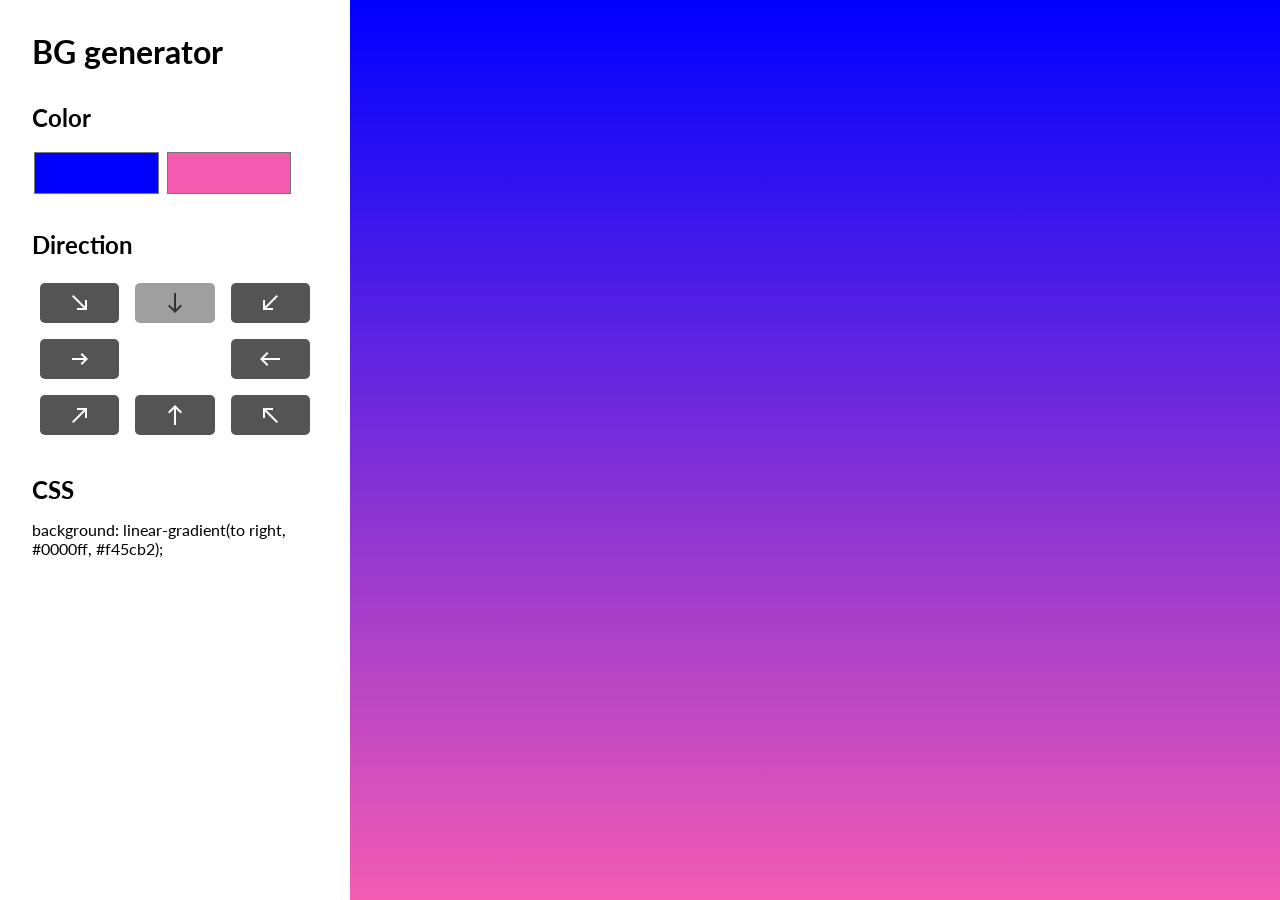
<file: Background_generator/index.html>
<!DOCTYPE html>
<html lang="en">
<head>
    <meta charset="UTF-8">
    <meta http-equiv="X-UA-Compatible" content="IE=edge">
    <meta name="viewport" content="width=device-width, initial-scale=1.0">
    <link rel="stylesheet" href="style.css">
    <link rel="stylesheet" href="https://fonts.googleapis.com/css2?family=Material+Symbols+Outlined:opsz,wght,FILL,GRAD@48,400,0,0" />
    <title>BG generator</title>
</head>
<body>
    <form>
        <h1>BG generator</h1>
        <h2>Color</h2>
        <input type="color" id="color1" value="#0000ff"/>
        <input type="color" id="color2" value="#f45cb2"/>
        <h2>Direction</h2>
        <div class="direction_grid">
                <input type="radio" id="to_bottom_right" value="to bottom right" name="direction"/>
                <label for="to_bottom_right"><span class="material-symbols-outlined">
                    south_east
                    </span></label>

                <input 
                    type="radio" // what input
                    id="to_bottom" // for matching with label
                    value="to bottom" // something we want to use
                    name="direction" // connecting all radios
                    checked // boolean - if it is mentioned then it is tru
                />
                <label for="to_bottom" //connect_label_to_button_with_id="to_bottom"><span class="material-symbols-outlined">
                    south
                    </span></label>

                <input type="radio" id="to_bottom_left" value="to bottom left" name="direction"/>
                <label for="to_bottom_left"><span class="material-symbols-outlined">
                    south_west
                    </span></label>

                <input type="radio" id="to_right" value="to right" name="direction"/>
                <label for="to_right"><span class="material-symbols-outlined" //this_code_is_from_Google_Fonts_where_I_get_arrows>
                    arrow_right_alt
                    </span></label>
                
                <div></div>
                
                <input type="radio" id="to_left" value="to left" name="direction"/>
                <label for="to_left"><span class="material-symbols-outlined">
                    west
                    </span></label>

                <input type="radio" id="to_top_right" value="to top right" name="direction"/>
                <label for="to_top_right"><span class="material-symbols-outlined">
                    north_east
                    </span></label>

                <input type="radio" id="to_top" value="to top" name="direction"/>
                <label for="to_top"><span class="material-symbols-outlined">
                    north
                    </span></label>

                <input type="radio" id="to_top_left" value="to top left" name="direction"/>
                <label for="to_top_left"><span class="material-symbols-outlined">
                    north_west
                    </span></label>
            </div>
        <h2>CSS</h2>
        <p id="css_code">background: linear-gradient(to right, #0000ff, #f45cb2);</p>
        <script src="main.js"></script>
    </form>
</body>
</html>
</file>
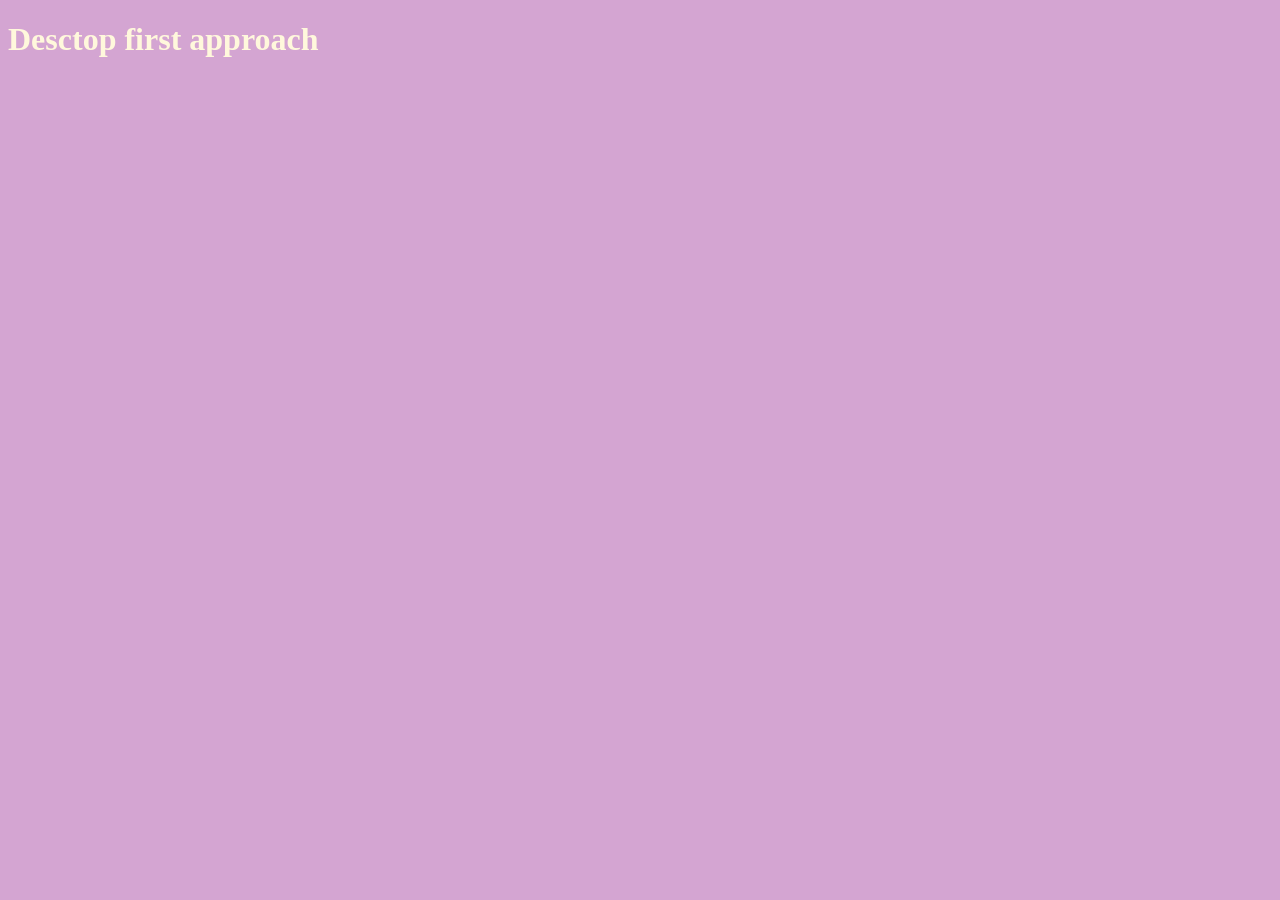
<file: Desktop_first/index.html>
<!DOCTYPE html>
<html lang="en">
<head>
    <meta charset="UTF-8">
    <meta http-equiv="X-UA-Compatible" content="IE=edge">
    <meta name="viewport" content="width=device-width, initial-scale=1.0">
    <link rel="stylesheet" href="style.css">
    <title>Document</title>
</head>
<body>
    <h1>Desctop first approach</h1>
</body>
</html>
</file>
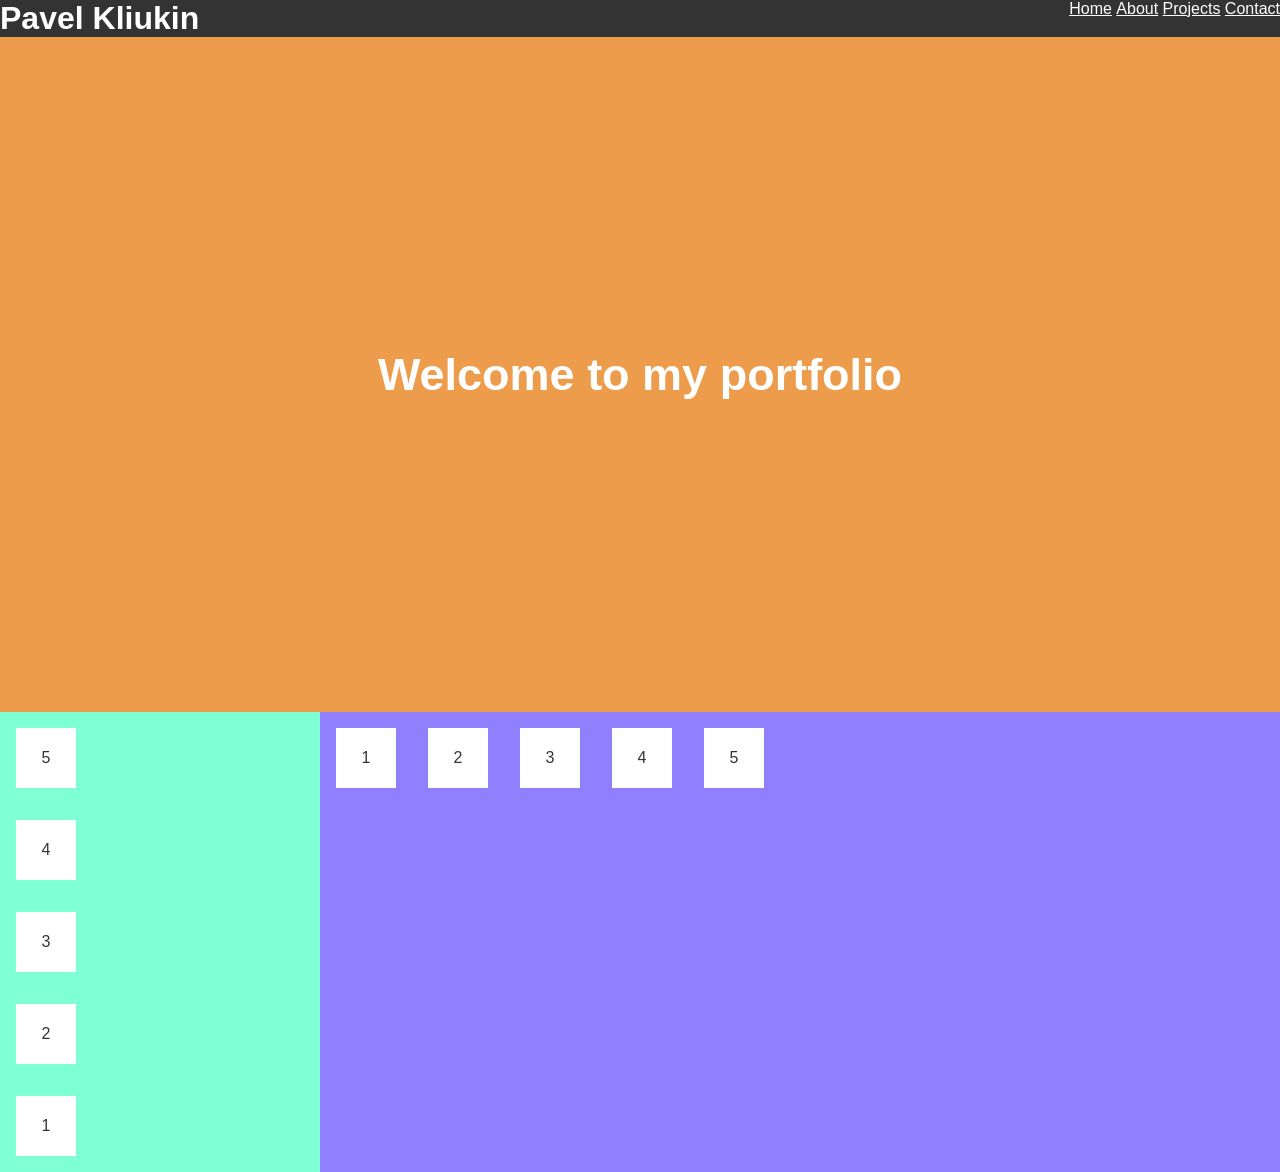
<file: Flex_examples/index.html>
<!DOCTYPE html>
<html lang="en">
<head>
    <meta charset="UTF-8">
    <meta http-equiv="X-UA-Compatible" content="IE=edge">
    <meta name="viewport" content="width=device-width, initial-scale=1.0">
    <link rel="stylesheet" href="style.css">
    <title>Document</title>
</head>
<body>
    <header>
        <div class="logo"><h1>Pavel Kliukin</h1>
        </div>
        <nav>
            <ul>
                <li><a href="#">Home</a></li>
                <li><a href="#">About</a></li>
                <li><a href="#">Projects</a></li>
                <li><a href="#">Contact</a></li>
            </ul>
        </nav>
    </header>
    <main>
        <section id="hero-banner">
            <h2>Welcome to my portfolio</h2>
        </section>
        <div class="container">
            <section id="left">
                <div class="box">1</div>
                <div class="box">2</div>
                <div class="box">3</div>
                <div class="box">4</div>
                <div class="box">5</div>
            </section>
            <section id="right">
                <div class="box">1</div>
                <div class="box">2</div>
                <div class="box">3</div>
                <div class="box">4</div>
                <div class="box">5</div>
            </section>
        </div>
    </main>
</body>
</html>
</file>
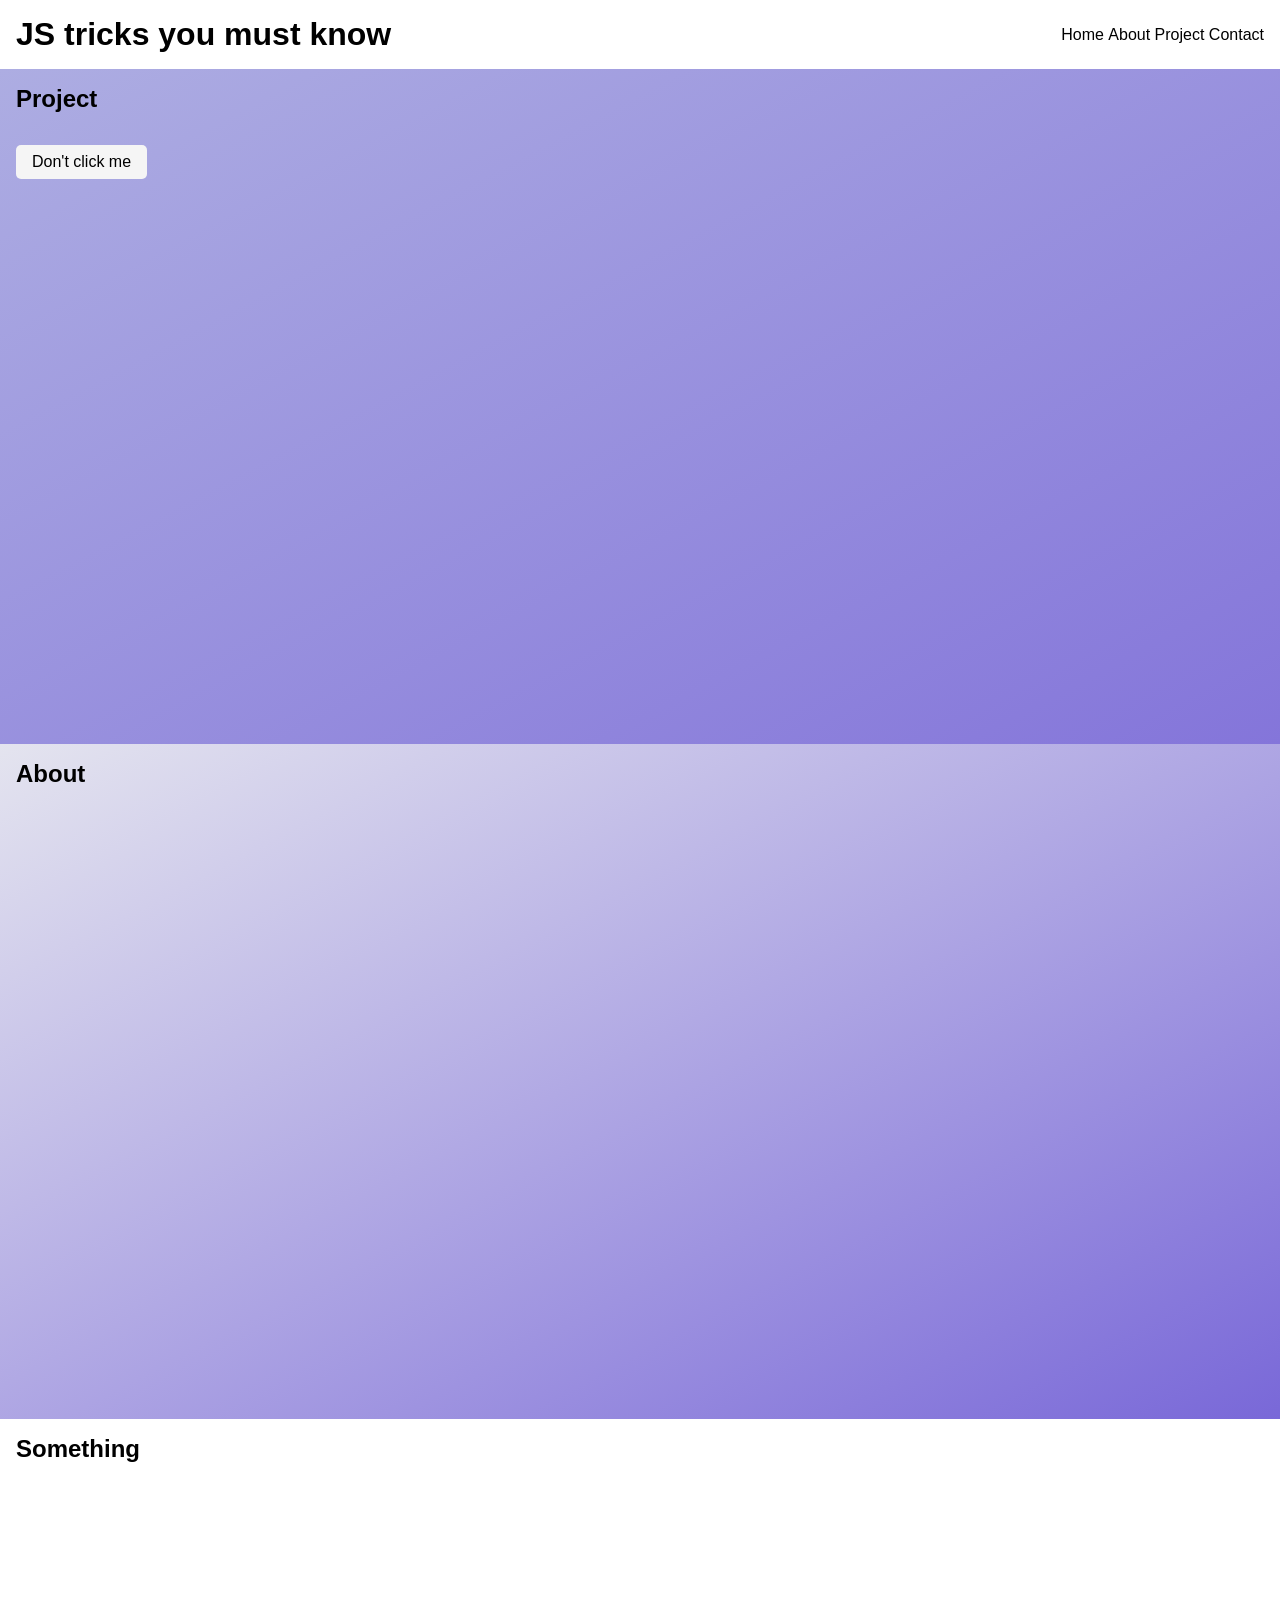
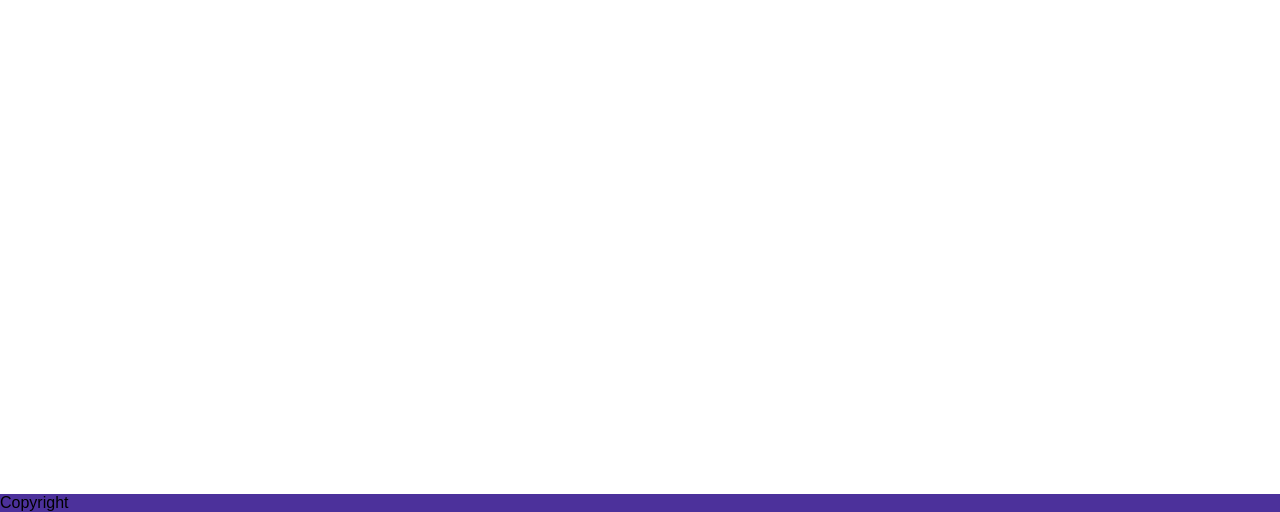
<file: JS_must_need/index.html>
<!DOCTYPE html>
<html lang="en">
  <head>
    <meta charset="UTF-8" />
    <meta http-equiv="X-UA-Compatible" content="IE=edge" />
    <meta name="viewport" content="width=device-width, initial-scale=1.0" />
    <link rel="stylesheet" href="style.css" />
    <!-- We take this code from Google icons -->
    <link
      rel="stylesheet"
      href="https://fonts.googleapis.com/css2?family=Material+Symbols+Outlined:opsz,wght,FILL,GRAD@48,400,0,0"
    />
    <!-- #### -->
    <title>JS tricks</title>
  </head>
  <body>
    <header>
      <h1>JS tricks you must know</h1>
      <nav>
        <button class="mobile">
          <!-- We take this code from Google icons -->
          <span class="material-symbols-outlined"> menu </span>
          <!-- #### -->
        </button>
        <ul>
          <li><a href="#">Home</a></li>
          <li><a href="#about">About</a></li>
          <li><a href="#project">Project</a></li>
          <li><a href="#contact">Contact</a></li>
        </ul>
      </nav>
    </header>
    <main>
      <section id="project">
        <h2>Project</h2>
        <button id="modalButton" class="btn primary">Don't click me</button>
      </section>
      <section id="about"><h2>About</h2></section>
      <section id="something"><h2>Something</h2></section>
      <div class="overlay">
        <div class="modal">
          <h2>Modal</h2>
          <p>
            "Lorem ipsum dolor sit amet, consectetur adipiscing elit, sed do
            eiusmod tempor incididunt ut labore et dolore magna aliqua. Ut enim
            ad minim veniam, quis nostrud exercitation ullamco laboris nisi ut
            aliquip ex ea commodo consequat.
          </p>
          <p>
            "Lorem ipsum dolor sit amet, consectetur adipiscing elit, sed do
            eiusmod tempor incididunt ut labore et dolore magna aliqua. Ut enim
            ad minim veniam, quis nostrud exercitation ullamco laboris nisi ut
            aliquip ex ea commodo consequat.
          </p>
          <p>
            "Lorem ipsum dolor sit amet, consectetur adipiscing elit, sed do
            eiusmod tempor incididunt ut labore et dolore magna aliqua. Ut enim
            ad minim veniam, quis nostrud exercitation ullamco laboris nisi ut
            aliquip ex ea commodo consequat.
          </p>
          <button id="closeButton" class="btn">x</button>
        </div>
      </div>
    </main>
    <footer id="contact">
      <smal>Copyright</smal>
      <button id="backToTop" class="btn primary">Back to top</button>
    </footer>
    <script src="main.js"></script>
  </body>
</html>
</file>
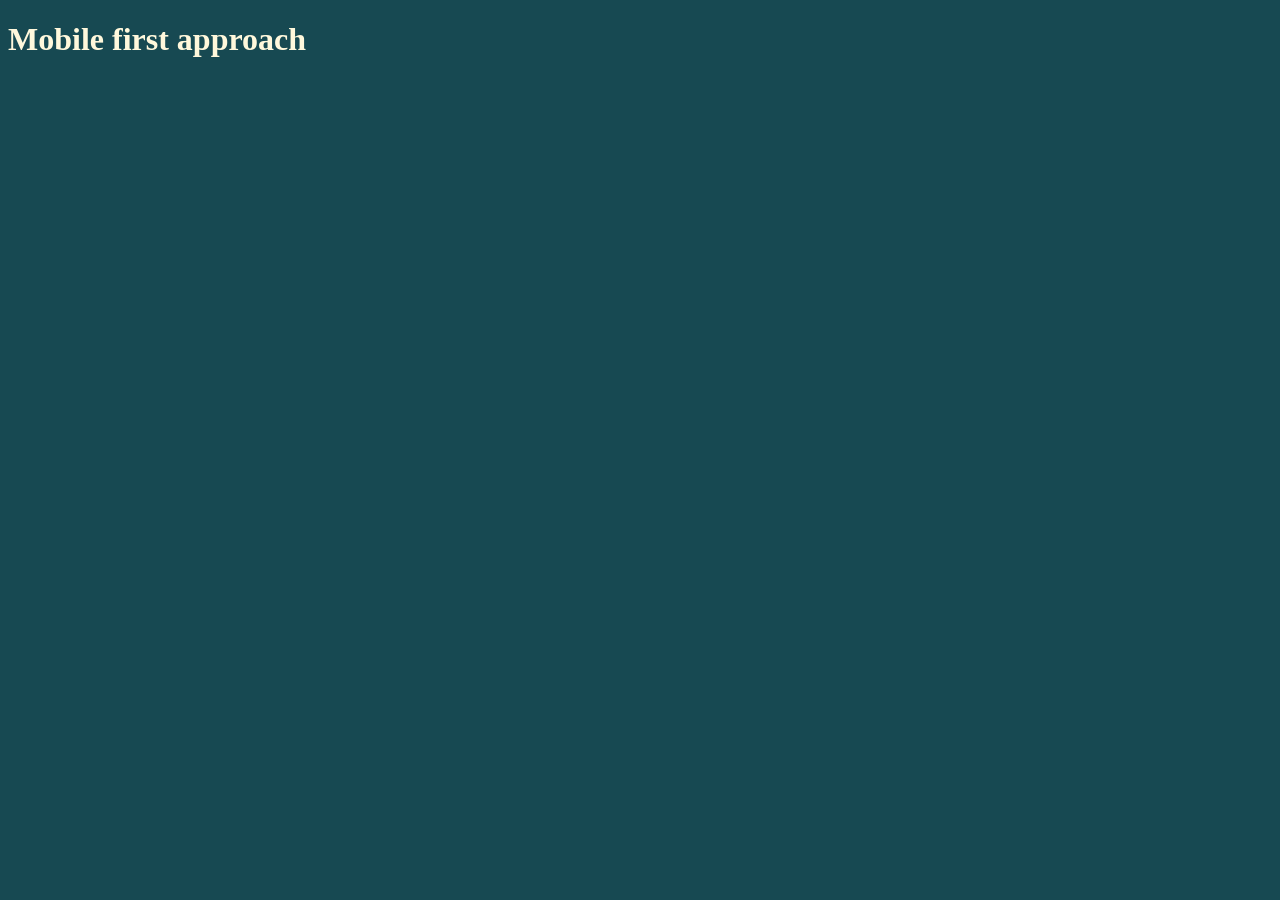
<file: Mobile_first/index.html>
<!DOCTYPE html>
<html lang="en">
<head>
    <meta charset="UTF-8">
    <meta http-equiv="X-UA-Compatible" content="IE=edge">
    <meta name="viewport" content="width=device-width, initial-scale=1.0">
    <link rel="stylesheet" href="style.css">
    <title>Document</title>
</head>
<body>
    <h1>Mobile first approach</h1>
</body>
</html>
</file>
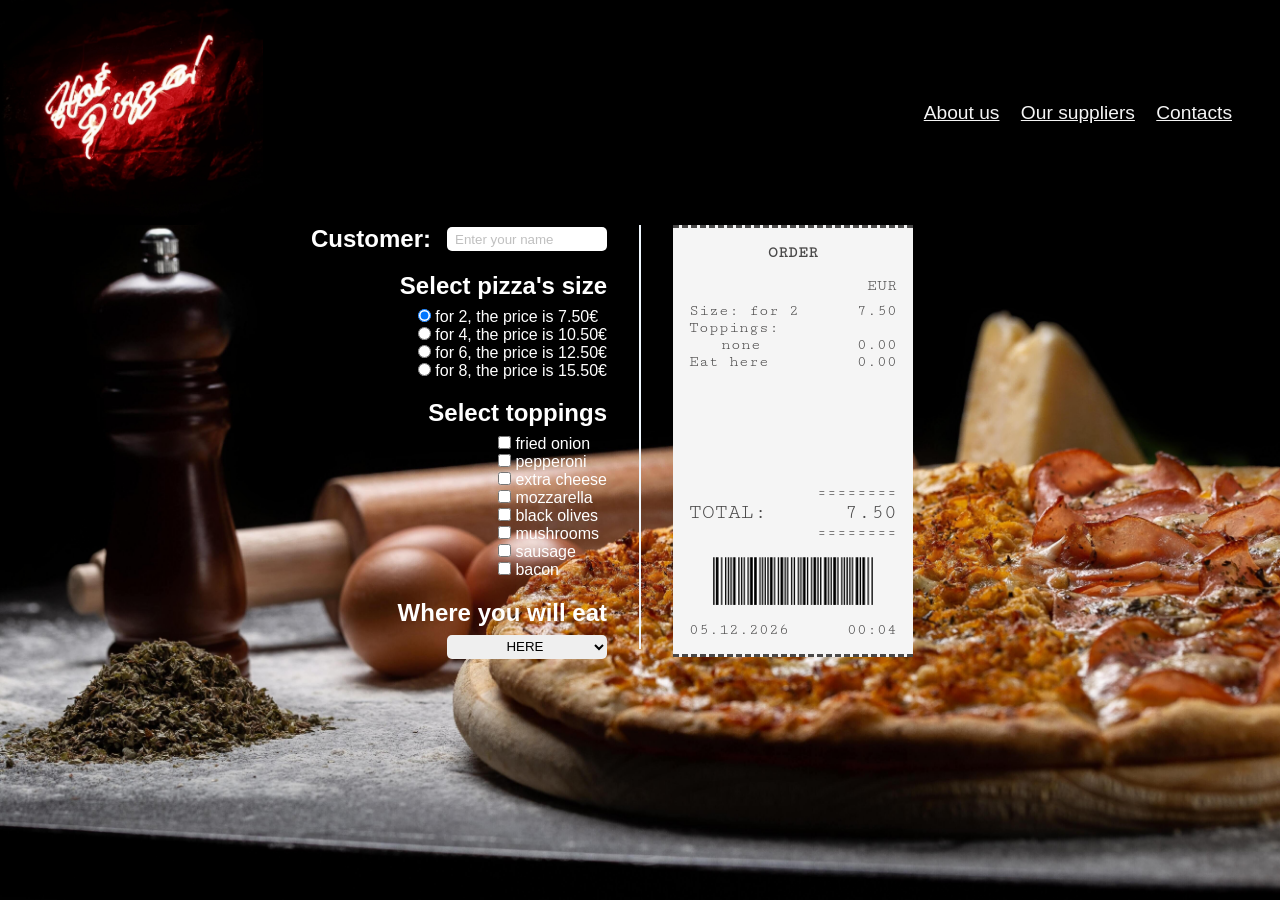
<file: Pizza_landing_page/index.html>
<!DOCTYPE html>
<html lang="en">
  <head>
    <meta charset="UTF-8" />
    <meta http-equiv="X-UA-Compatible" content="IE=edge" />
    <meta name="viewport" content="width=device-width, initial-scale=1.0" />
    <link rel="stylesheet" href="style.css" />
    <link rel="preconnect" href="https://fonts.googleapis.com">
    <link rel="preconnect" href="https://fonts.gstatic.com" crossorigin>
    <link href="https://fonts.googleapis.com/css2?family=Cutive+Mono&display=swap" rel="stylesheet">
    <title>Pizza order</title>
  </head>
  <body>
    <header>
      <div id="logo">
        <img id="logoImg" src="logo.jpg" />
      </div>
      <nav>
        <ul>
          <li><a href="#">About us</a></li>
          <li><a href="#">Our suppliers</a></li>
          <li><a href="#">Contacts</a></li>
        </ul>
      </nav>
    </header>
    <div>
      <form>
        <div id="order">
          <div id="left">
            <div id="customer">
              <h2>Customer:</h2>
              <input id="name_input" type="text" placeholder="Enter your name" onchange="customersName(this.value)"/>
            </div>
            <div id="pizzaSize">
              <h2>Select pizza's size</h2>
              <div class="buttons">
                <div>
                  <input type="radio" name="radiobutton" id="for 2" value="7.50" onclick="pizzaSize(this.id, this.value)" checked>
                  <label for="for 2">for 2, the price is 7.50€</label>
                </div>
                <div>
                  <input type="radio" name="radiobutton" id="for 4" value="10.50" onclick="pizzaSize(this.id, this.value)">
                  <label for="for 4">for 4, the price is 10.50€</label>
                </div>
                <div>
                  <input type="radio" name="radiobutton" id="for 6" value="12.50" onclick="pizzaSize(this.id, this.value)">
                  <label for="for 6">for 6, the price is 12.50€</label>
                </div>
                <div>
                  <input type="radio" name="radiobutton" id="for 8" value="15.50" onclick="pizzaSize(this.id, this.value)">
                  <label for="for 8">for 8, the price is 15.50€</label>
                </div>
              </div>
            </div>
            <div id="toppings">
              <h2>Select toppings</h2>
              <div class="buttons">
                <input type="checkbox" id="checkbox1" value="fried onion" onclick="selectToppings(this.value)">
                <label for="checkbox1">fried onion</label>
                <div>
                  <input type="checkbox" id="checkbox2" value="pepperoni" onclick="selectToppings(this.value)">
                  <label for="checkbox2">pepperoni</label>
                </div>
                <div>
                  <input type="checkbox" id="checkbox3" value="extra chees" onclick="selectToppings(this.value)">
                  <label for="checkbox3">extra cheese</label>
                </div>
                <div>
                  <input type="checkbox" id="checkbox4" value="mozzarella" onclick="selectToppings(this.value)">
                  <label for="checkbox4">mozzarella</label>
                </div>
                <input type="checkbox" id="checkbox5" value="black olives" onclick="selectToppings(this.value)">
                <label for="checkbox5">black olives</label>
                <div>
                  <input type="checkbox" id="checkbox6" value="mushrooms" onclick="selectToppings(this.value)">
                  <label for="checkbox6">mushrooms</label>
                </div>
                <div>
                  <input type="checkbox" id="checkbox7" value="sausage" onclick="selectToppings(this.value)">
                  <label for="checkbox7">sausage</label>
                </div>
                <div>
                  <input type="checkbox" id="checkbox8" value="bacon" onclick="selectToppings(this.value)">
                  <label for="checkbox8">bacon</label>
                </div>
              </div>
            </div>
            <div id="whereToEat">
              <h2>Where you will eat</h2>
              <select id="selectWTE" onchange="whereToEat(this.value)">
                <option value="Eat here">HERE</option>
                <option value="Eat outside">OUTSIDE</option>
                <option value="Home delivery">Home delivery (+5€)</option>
              </select>
            </div>
          </div>
          <div id="verticalLine"></div>
          <div id="right">
            <div id="rightBox">
              <div id="rightBoxUpperPart">
                <div id="rightTitle"><b>ORDER</b></div>
                <div id="eur">EUR</div>
                <div id="rightPizzaSize">
                  <div id="rightPizzaSizeName">Size: for 2</div>
                  <div id="rightPizzaSizePrice">7.50</div>
                </div>
                <div id="rightToppingsTitle">
                  Toppings:
                </div>
                <div id="rightToppingsList">
                  <div class="toppings">
                    <div class="toppingName" id="toppingName1">none</div>
                    <div id="toppingPrice1">0.00</div>
                  </div>
                  <div class="toppings">
                    <div class="toppingName" id="toppingName2"></div>
                    <div id="toppingPrice2"></div>
                  </div>
                  <div class="toppings">
                    <div class="toppingName" id="toppingName3"></div>
                    <div id="toppingPrice3"></div>
                  </div>
                  <div class="toppings">
                    <div class="toppingName" id="toppingName4"></div>
                    <div id="toppingPrice4"></div>
                  </div>
                  <div class="toppings">
                    <div class="toppingName" id="toppingName5"></div>
                    <div id="toppingPrice5"></div>
                  </div>
                  <div class="toppings">
                    <div class="toppingName" id="toppingName6"></div>
                    <div id="toppingPrice6"></div>
                  </div>
                  <div class="toppings">
                    <div class="toppingName" id="toppingName7"></div>
                    <div id="toppingPrice7"></div>
                  </div>
                  <div class="toppings">
                    <div class="toppingName" id="toppingName8"></div>
                    <div id="toppingPrice8"></div>
                  </div>
                </div>
                <div id="rightWTE">
                  <div id="rightWTEName">Eat here</div>
                  <div id="rightWTEPrice">0.00</div>
                </div>
              </div>
              <div id="rightBoxLowerPart">
                <div id="total">
                  <div id="totalName">TOTAL:</div>
                  <div id="totalPriceBlock">
                    <div>========</div>
                    <div id="totalPrice">7.50</div>
                    <div>========</div>
                  </div>
                </div>
                <div id="barcode">
                  <img id="barcodeImg" src="barcode.jpg" />
                </div>
                <div id="afterPrice">
                  <div id="date"></div>
                  <div id="time"></div>
                </div>
              </div>
            </div>
          </div>
        </div>
      </form>
    </div>
    <script src="main.js"></script>
  </body>
</html>
</file>
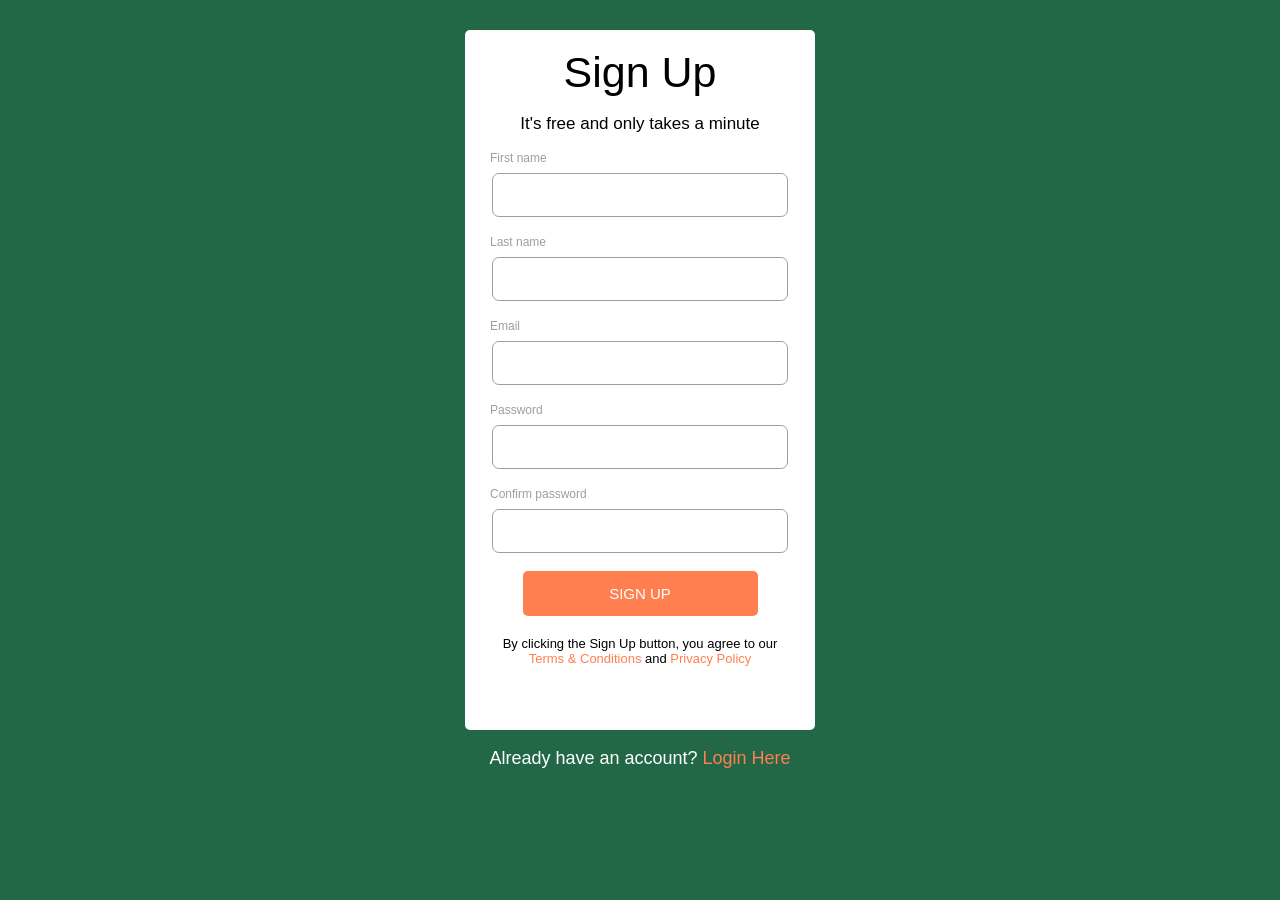
<file: Repeat_the_page/index.html>
<!DOCTYPE html>
<html lang="en">
<head>
    <meta charset="UTF-8">
    <meta http-equiv="X-UA-Compatible" content="IE=edge">
    <meta name="viewport" content="width=device-width, initial-scale=1.0">
    <link rel="stylesheet" href="style.css">
    <title>Document</title>
</head>
<body>
    <div class="form">
    <br>
    <p class="title">Sign Up</p>
    <p class="underTitle">
        It's free and only takes a minute
    </p>
    <form>
        <label for="name">First name</label>
        <input type="text" id="name">
        <br>
        <label for="l_name">Last name</label>
        <input type="text" id="l_name">
        <br>
        <label for="name">Email</label>
        <input type="email" id="email">
        <br>
        <label for="password">Password</label>
        <input type="password" id="password">
        <br>
        <label for="c_password">Confirm password</label>
        <input type="text" id="c_password">
        <br>
    </form>
    <button onclick="">SIGN UP</button>
    <p class="underButton">
        By clicking the Sign Up button, you agree to our <a href="https://github.com/margittennosaar">Terms & Conditions</a> and <a href="https://github.com/margittennosaar">Privacy Policy</a>
    </p>
    </div>
    <p class="underForm">Already have an account? <a href="https://github.com/margittennosaar">Login Here</a></p>
    
</body>
</html>
</file>
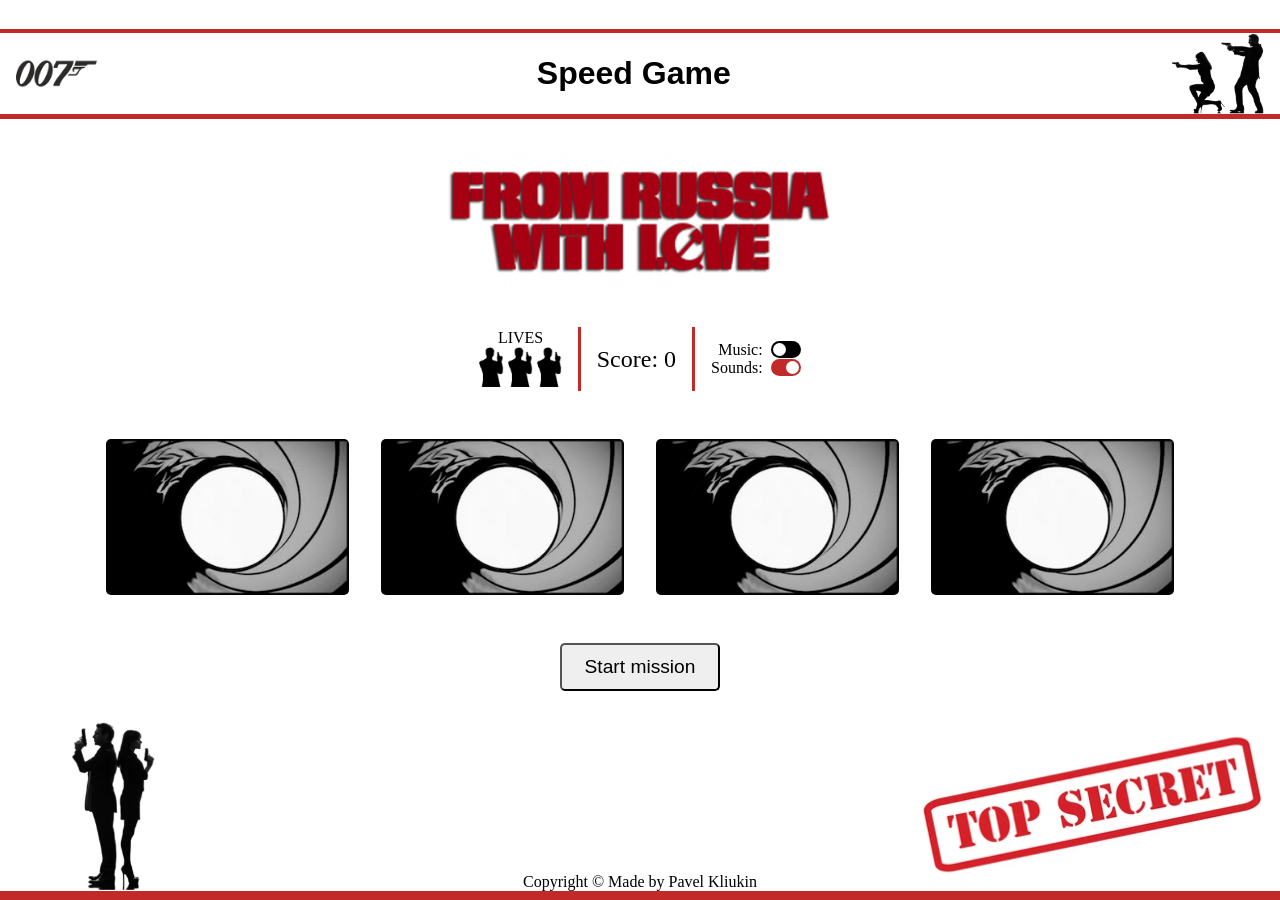
<file: SpeedGame/index.html>
<!DOCTYPE html>
<html lang="en">
  <head>
    <meta charset="UTF-8" />
    <meta http-equiv="X-UA-Compatible" content="IE=edge" />
    <meta name="viewport" content="width=device-width, initial-scale=1.0" />
    <link rel="stylesheet" href="style.css" />
    <!-- Favicon icons -->
    <link rel="apple-touch-icon" sizes="180x180" href="./assets/apple-touch-icon.png">
    <link rel="icon" type="image/png" sizes="32x32" href="./assets/favicon-32x32.png">
    <link rel="icon" type="image/png" sizes="16x16" href="./assets/favicon-16x16.png">

    <title>Speed Game</title>
  </head>
  <body>
      <source src="./assets/Sounds/JamesBondTheme.mp3">
    </audio>
    <header>
      <div id="headerContenet">
        <img id="i007" class="headerImg" src="./assets/007.png" alt="007">
        <h1>Speed Game</h1>
        <img id="twoShooting" class="headerImg" src="./assets/twoShooting.png" alt="Two shooting">
      </div>
    </header>
    <main>
      <img id="fromRussia" src="./assets/fromRussia.webp" alt="From Russia">
      <div id="controlPanel">
        <div id="livesBox">
          LIVES
          <div id="livesDisplay">
            <img class="lives" id="live1" alt="alive">
            <img class="lives" id="live2" alt="alive">
            <img class="lives" id="live3" alt="alive">
          </div>
        </div>
        <div class="verticalLine"></div>
        <div id="score">
          Score:&nbsp
          <span id="scoreIs">0</span>
        </div>
        <div class="verticalLine"></div>
        <div id="soundsControl">
          <div id="music">
            Music:&nbsp
            <label class="switch">
              <input id="musicButton" type="checkbox">
              <span class="slider"></span>
            </label>
          </div>
          <div id="sounds">
            Sounds:&nbsp
            <label class="switch">
              <input id="soundButton" type="checkbox" checked>
              <span class="slider"></span>
            </label>
          </div>
        </div>
      </div>
      <div id="circles_block">
        <button class="circles" id="c1"></button>
        <button class="circles" id="c2"></button>
        <button class="circles" id="c3"></button>
        <button class="circles" id="c4"></button>
      </div>
      <div id="start_stop_button_block">
        <button id="startButton">Start mission</button>
        <button id="stopButton" class="hidenButton">Abort mission</button>
      </div>
    </main>
    <footer>
      <div id="footerContenet">
        <div id="leftImgCover">
          <img id="twoStanding" class="footerImg" src="./assets/twoStanding.png" alt="Two standing">
        </div>
        <div id="footerTextCover">
          <p id="footerText">Copyright © Made by Pavel Kliukin</p>
        </div>
        <div id="rightImgCover">
          <img id="topSecret" class="footerImg" src="./assets/topSecret.png" alt="Top Secret">
        </div>
      </div>
    </footer>
    <div class="overlay">
      <div class="modal">
        <h2 id="missionfailed">Mission failed</h2>
        <p id="yourScore"></p>
        <p>
          Try one more time
        </p>
        <div id="looser">
          <!-- <img class="looserImg" id="fingerIMG" src="./assets/finger.png" alt="Finger"> -->
          <p class="looserImg" id="fingerIMG">YOU</p>
          <img class="looserImg" id="looIMG" src="./assets/007loose.png" alt="loo">
          <img class="looserImg" id="serIMG" src="./assets/SER.png" alt="ser">
        </div>
        <button id="closeButton" class="btn">x</button>
        <img id="classified" src="./assets/classified.png" alt="Classified">
      </div>
    </div>
    <div class="circlesClickPreventer"></div>
    <script src="main.js"></script>
  </body>
</html>
</file>
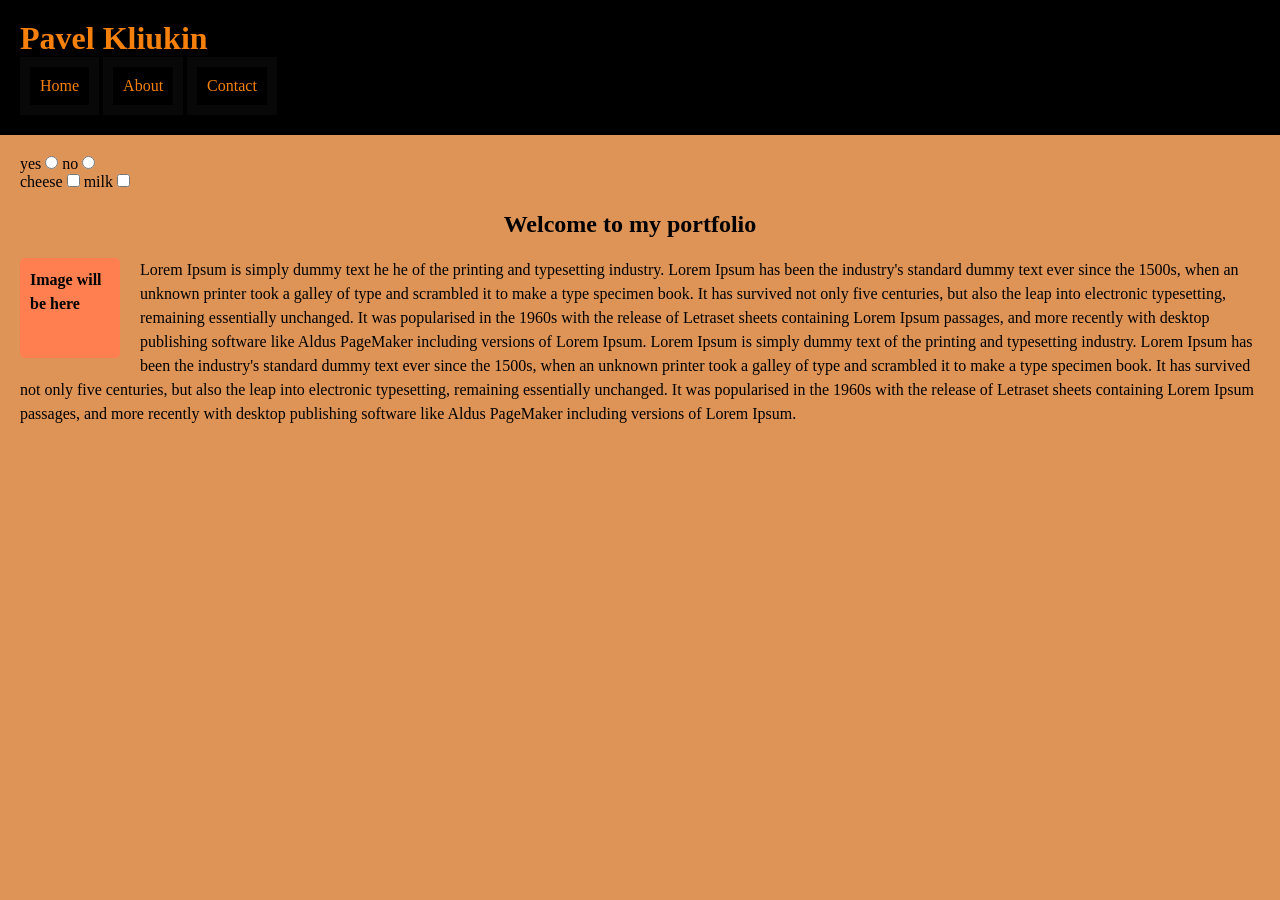
<file: Task4/index.html>
<!DOCTYPE html>
<html lang="en">
<head>
    <meta charset="UTF-8">
    <meta http-equiv="X-UA-Compatible" content="IE=edge">
    <meta name="viewport" content="width=device-width, initial-scale=1.0">
    <title>Document</title>
    <link rel="preconnect" href="https://fonts.googleapis.com">
<link rel="preconnect" href="https://fonts.gstatic.com" crossorigin>
<link href="https://fonts.googleapis.com/css2?family=Open+Sans:wght@700&display=swap" rel="stylesheet">
    <link rel="stylesheet" href="style.css">
</head>
<body>
    <header>
        <div class="logo">
            <h1>Pavel Kliukin</h1>
        </div>
        <nav>
            <ul>
                <li><a href="#">Home</a></li>
                <li><a href="#">About</a></li>
                <li><a href="#">Contact</a></li>
            </ul>
        </nav>
    </header>
    <main> 
        <form>
            <label for="yes">yes</label>
            <input type="radio" id="yes" name="choice"/>
            <label for="no">no</label>
            <input type="radio" id="no" name="choice"/>
        </form>
        <form>
            <label for="cheese">cheese</label>
            <input type="checkbox" id="cheese" name="choice"/>
            <label for="milk">milk</label>
            <input type="checkbox" id="milk" name="choice"/>
        </form>
        <h2>Welcome to my portfolio</h2>
        <div class="box">
                <p>Image will be here</p>
        </div>
        <p>Lorem Ipsum is simply dummy text he he of the printing and typesetting industry. Lorem Ipsum has been the industry's standard dummy text ever since the 1500s, when an unknown printer took a galley of type and scrambled it to make a type specimen book. It has survived not only five centuries, but also the leap into electronic typesetting, remaining essentially unchanged. It was popularised in the 1960s with the release of Letraset sheets containing Lorem Ipsum passages, and more recently with desktop publishing software like Aldus PageMaker including versions of Lorem Ipsum. Lorem Ipsum is simply dummy text of the printing and typesetting industry. Lorem Ipsum has been the industry's standard dummy text ever since the 1500s, when an unknown printer took a galley of type and scrambled it to make a type specimen book. It has survived not only five centuries, but also the leap into electronic typesetting, remaining essentially unchanged. It was popularised in the 1960s with the release of Letraset sheets containing Lorem Ipsum passages, and more recently with desktop publishing software like Aldus PageMaker including versions of Lorem Ipsum.
        </p>
    </main>    
</body>
</html>
</file>
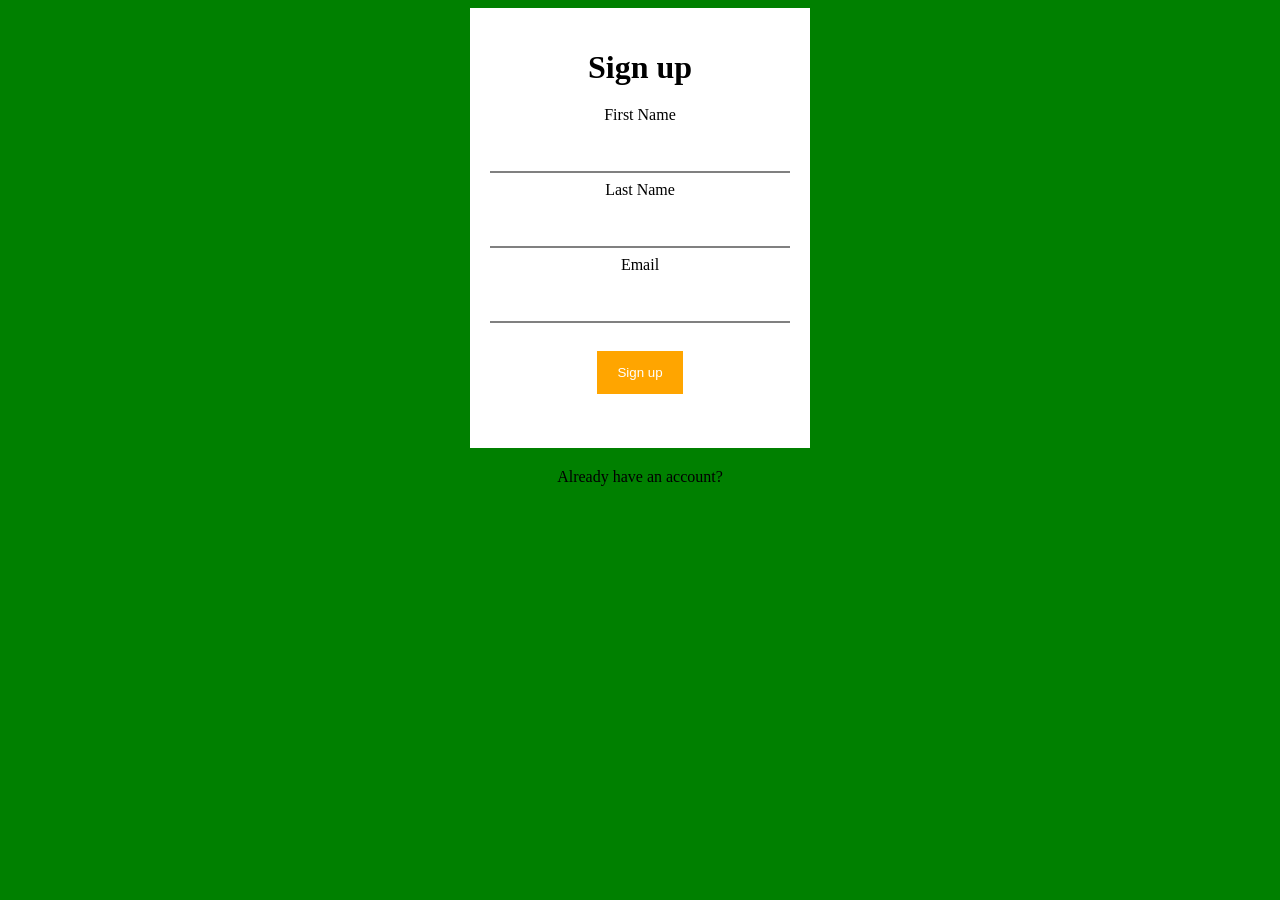
<file: Task5/index.html>
<!DOCTYPE html>
<html>
  <head>
    <style>
      body {
        background-color: green;
      }
      .container {
        width: 300px;
        height: 400px;
        background-color: white;
        margin: 0 auto;
        padding: 20px;
        text-align: center;
      }
      h1 {
        margin-bottom: 20px;
      }
      input[type="text"] {
        width: 100%;
        padding: 12px 20px;
        margin: 8px 0;
        box-sizing: border-box;
        border: none;
        border-bottom: 2px solid gray;
      }
      button {
        background-color: orange;
        color: white;
        padding: 14px 20px;
        margin-top: 20px;
        border: none;
        cursor: pointer;
      }
      .signup {
        text-align: center;
        margin-top: 20px;
      }
    </style>
  </head>
  <body>
    <div class="container">
      <h1>Sign up</h1>
      <form>
        <label for="fname">First Name</label>
        <input type="text" id="fname" name="firstname" required>

        <label for="lname">Last Name</label>
        <input type="text" id="lname" name="lastname" required>

        <label for="email">Email</label>
        <input type="text" id="email" name="email" required>
      </form>
      <button type="submit">Sign up</button>
    </div>
    <div class="signup">
      <p>Already have an account?</p>
    </div>
  </body>
</html>
</file>
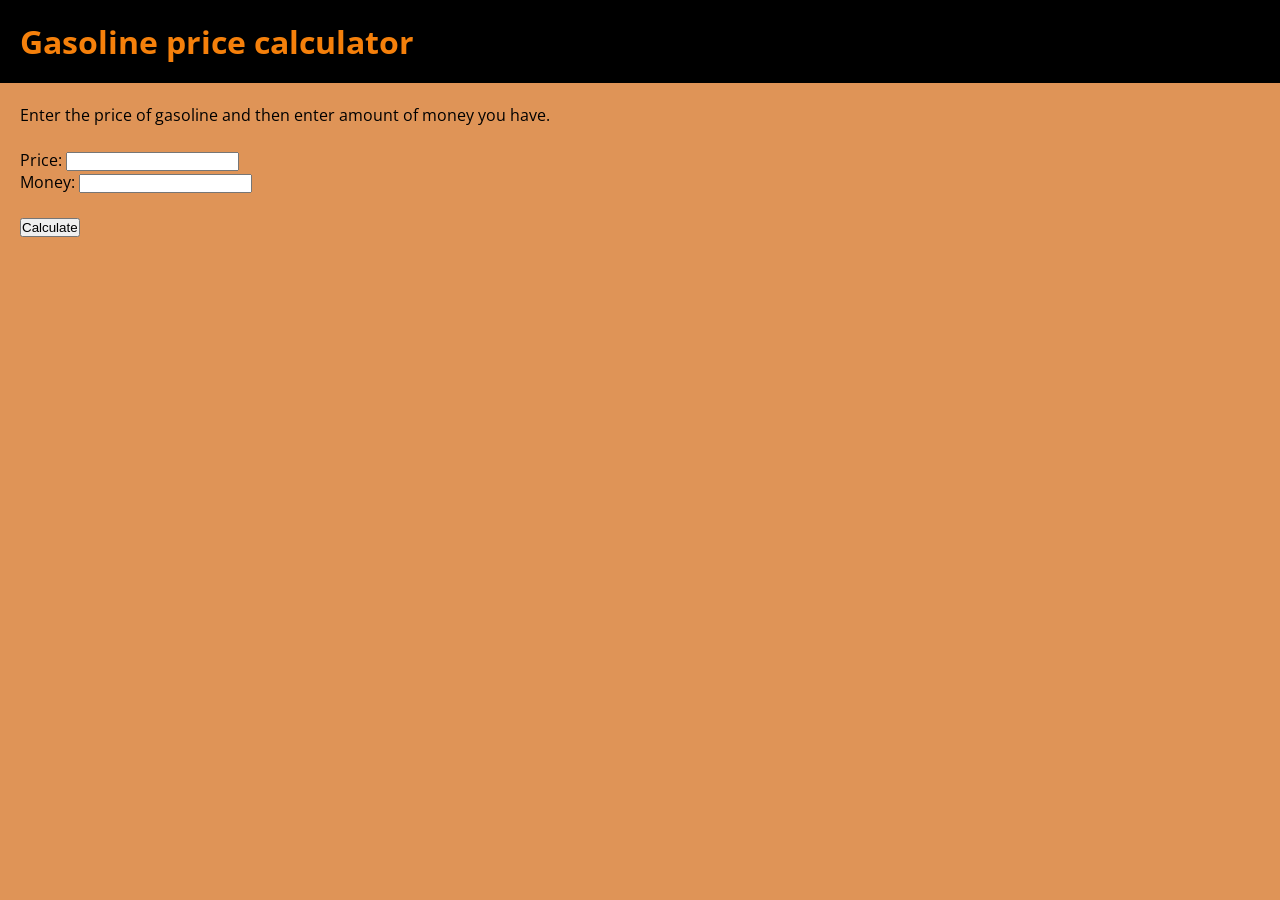
<file: Task6/index.html>
<!DOCTYPE html>
<html lang="en">
<head>
    <meta charset="UTF-8">
    <meta http-equiv="X-UA-Compatible" content="IE=edge">
    <meta name="viewport" content="width=device-width, initial-scale=1.0">
    <title>Document</title>
    <link rel="preconnect" href="https://fonts.googleapis.com">
<link rel="preconnect" href="https://fonts.gstatic.com" crossorigin>
<link href="https://fonts.googleapis.com/css2?family=Open+Sans:wght@700&display=swap" rel="stylesheet">
    <link rel="stylesheet" href="style.css">
</head>
<body>
    <header>
        <div class="logo">
            <h1>Gasoline price calculator</h1>
        </div>
    </header>
    <main> 
        <p>Enter the price of gasoline and then enter amount of money you have.
        </p>
        <br>
        <form>
            <label for="price">Price:</label>
            <input type="number" id="price" name="price"/>
            <br>
            <label for="money">Money:</label>
            <input type="number" id="money" name="money"/>
        </form>
        <br>
        <form>
            <input type="submit" value="Calculate">
        </form>
        
    </main>    
</body>
</html>
</file>
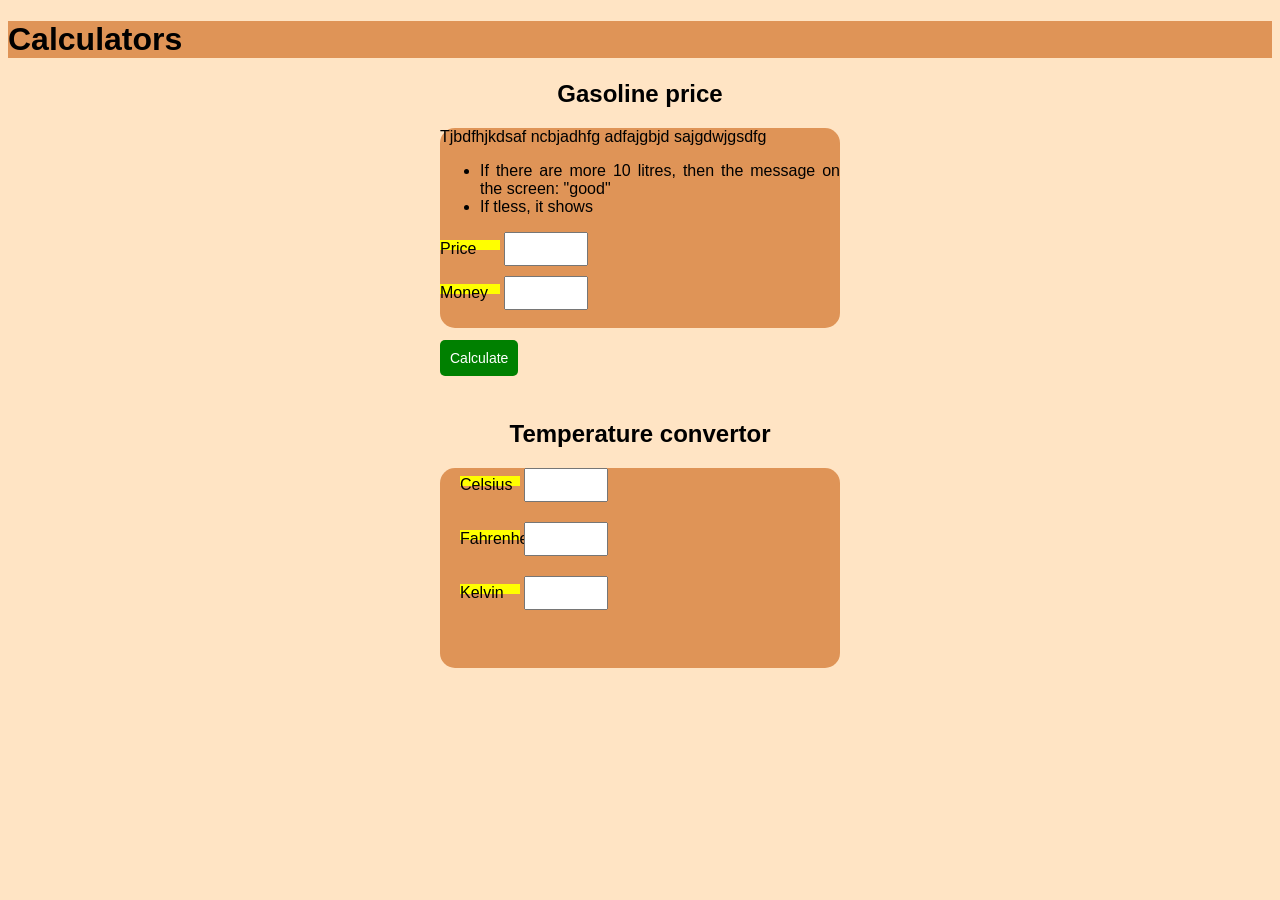
<file: Task6/Margits_version/index.html>
<!DOCTYPE html>
<html lang="en">
<head>
    <meta charset="UTF-8">
    <meta http-equiv="X-UA-Compatible" content="IE=edge">
    <meta name="viewport" content="width=device-width, initial-scale=1.0">
    <link rel="stylesheet" href="style.css">
    <title>Calculators</title>
</head>
<body>
    <header>
        <div class="logo">
            <h1>Calculators</h1>
        </div>
    </header>
    <h2>Gasoline price</h2>
    <form class="form1">
        <p>
            Tjbdfhjkdsaf ncbjadhfg adfajgbjd sajgdwjgsdfg
            <ul>
                <li>
                    If there are more 10 litres, then the message on the screen: "good"
                </li>
                <li>
                    If tless, it shows
                </li>
            </ul>
        </p>
        <div class="form_group_gasoline">
            <label for="price">Price</label>
            <input type="number" id="price"/>
        </div>
        <div class="form_group_gasoline">
            <label for="money">Money</label>
            <input type="number" id="money"/>
        </div> 
        <button onclick="calcGasoline()">Calculate</button>
    
        <p id="answer"></p>
    </form>
<br><br><br><br>
    <h2>Temperature convertor</h2>
    <form class="form2">
        <div class="form_group_temperature">
            <label for="celsius">Celsius</label>
            <input type="number" 
            oninput="tempConverter('cel')" 
            id="cel"/>
        </div>
        <div class="form_group_temperature">
            <label for="fah">Fahrenheit</label>
            <input type="number" 
            oninput="tempConverter(this.id)"
            id="fah"/>
        </div>
        <div class="form_group_temperature">
            <label for="kelvin">Kelvin</label>
            <input type="number" 
            onchange="tempConverter(this.id)"
            id="kel"/>
        </div>   
    </form>

    <script src="main.js"></script>
</body>
</html>
</file>
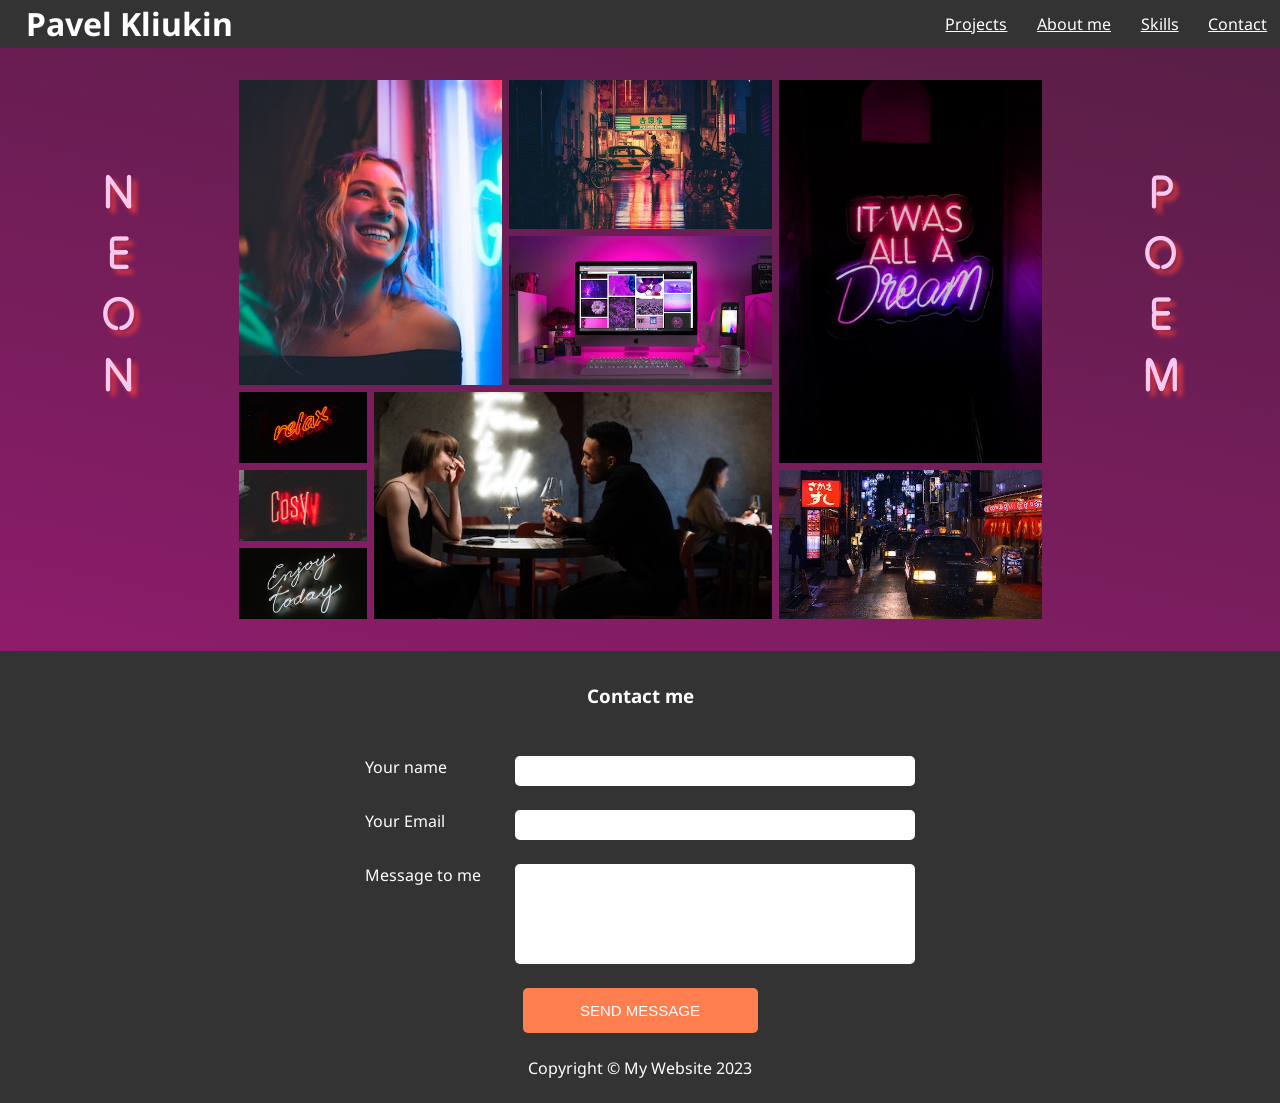
<file: MyPortfolio/gallery.html>
<!DOCTYPE html>
<html lang="en">
<head>
  <meta charset="UTF-8">
  <meta http-equiv="X-UA-Compatible" content="IE=edge">
  <meta name="viewport" content="width=device-width, initial-scale=1.0">
  <meta name="description" content="This site is my study project at Business Colegge Helsinki">
  <link rel="stylesheet" href="style.css">

    <!-- Font Noto Sans from GoogleFonts -->
    <link rel="preconnect" href="https://fonts.googleapis.com">
    <link rel="preconnect" href="https://fonts.gstatic.com" crossorigin>
    <link href="https://fonts.googleapis.com/css2?family=Noto+Sans:ital,wght@0,400;0,600;0,700;1,400;1,600;1,700&display=swap" rel="stylesheet">

    <!-- Font Tilt Neon from GoogleFonts -->
    <link rel="preconnect" href="https://fonts.googleapis.com">
    <link rel="preconnect" href="https://fonts.gstatic.com" crossorigin>
    <link href="https://fonts.googleapis.com/css2?family=Tilt+Neon&display=swap" rel="stylesheet">

    <!-- Favicon icons -->
    <link rel="apple-touch-icon" sizes="180x180" href="/assets/apple-touch-icon.png">
    <link rel="icon" type="image/png" sizes="32x32" href="/assets/favicon-32x32.png">
    <link rel="icon" type="image/png" sizes="16x16" href="/assets/favicon-16x16.png">

    <!-- The "Hamburger" for mobile menu (code was taken from Google icons) -->
     <link
     rel="stylesheet"
     href="https://fonts.googleapis.com/css2?family=Material+Symbols+Outlined:opsz,wght,FILL,GRAD@48,400,0,0">
  <title>Gallery</title>
</head>
<body id="galleryBody">
  <header>
    <div id="headersSection">
      <h1><a id="toMainPage" href="index.html">Pavel Kliukin</a></h1>
      <nav>
        <button class="mobile">
          <!-- The "Hamburger" for mobile menu (code was taken from Google icons) -->
          <span class="material-symbols-outlined"> menu </span>
          <!-- #### -->
        </button>
        <ul>
          <li><a href="index.html#projects">Projects</a></li>
          <li><a href="index.html#aboutMe">About me</a></li>
          <li><a href="index.html#skillsSection">Skills</a></li>
          <li><a href="#contactMe">Contact</a></li>
        </ul>
      </nav>
    </div>
  </header>
  <div id="galleryWraper">
    <div class="neonMadness">
      NEON
    </div>
    <div class="gallery">
      <figure class="gallery__item gallery__item--1">
        <img src="assets/Gallery/1.jpg" class="gallery__img" alt="Image 1">
      </figure>
      <figure class="gallery__item gallery__item--2">
        <img src="assets/Gallery/2.jpg" class="gallery__img" alt="Image 2">
      </figure>
      <figure class="gallery__item gallery__item--3">
        <img src="assets/Gallery/3.jpg" class="gallery__img" alt="Image 3">
      </figure>
      <figure class="gallery__item gallery__item--4">
        <img src="assets/Gallery/4.jpg" class="gallery__img" alt="Image 4">
      </figure>
      <figure class="gallery__item gallery__item--5">
        <img src="assets/Gallery/5.jpg" class="gallery__img" alt="Image 5">
      </figure>
      <figure class="gallery__item gallery__item--6">
        <img src="assets/Gallery/6.jpg" class="gallery__img" alt="Image 6">
      </figure>
      <figure class="gallery__item gallery__item--7">
        <img src="assets/Gallery/7.jpg" class="gallery__img" alt="Image 7">
      </figure>
      <figure class="gallery__item gallery__item--8">
        <img src="assets/Gallery/8.jpg" class="gallery__img" alt="Image 8">
      </figure>
      <figure class="gallery__item gallery__item--9">
        <img src="assets/Gallery/9.jpg" class="gallery__img" alt="Image 9">
      </figure>
    </div>
    <div class="neonMadness">
      POEM
    </div>
  </div>
  <form>
    <div id="contactMe">
      <h3 id="contactMeTitle">Contact me</h3>
      <div class="contacts">
        <label for="yourName">Your name</label>
        <input type="text" id="yourName">
      </div>
      <div class="contacts">
        <label for="email">Your Email</label>
        <input type="email" id="email">
      </div>
      <div class="contacts">
        <label for="message">Message to me</label>
        <input type="text" id="message">
      </div>
      <button id="send_button" onclick="">SEND MESSAGE</button>
      <p id="copyrightText">Copyright © My Website 2023</p>
    </div>
  </form>
  <script src="gallery.js"></script>
</body>
</html>
</file>
<file: Background_generator/style.css>
@import url('https://fonts.googleapis.com/css2?family=Lato:wght@300;400&display=swap');

* {  
    margin: 0;
    padding: 0;
    box-sizing: border-box;
}

body {
    /* background: linear-gradient(to top, blue, white); */
    background: linear-gradient(#0000ff, #f45cb2);
    font-family: 'Lato', sans-serif;
    color: white;
}

form {
    background-color: white;
    color: black;
    width: 350px;
    height: 100vh;
    padding: 2rem;
}

h2 {margin: 2rem 0 1rem;
}

input[type='color']{
    border: none;
    box-shadow: none;  
    background-color: transparent;
    width: 45%;
    height: 50px;
}

input[type='radio']{
    /* To hide radiobuttons */
    display: none;
}

/* This one is for unclicked buttons */
label {
    margin: 0.5rem;
    background-color: #545454;
    padding: 0.5rem;
    border-radius: 5px;
    color: white;
    display: flex;
    justify-content: center;
    align-items: center;
}

/* This one is for clicked buttons */
input[type='radio']:checked + label {
    background-color: #9f9f9f;
    color:#333;
}

/* Here we put the buttons in 3 lines */
.direction_grid {
    display: grid;
    grid-template-columns: repeat(3, 1fr);
}
</file>
<file: Desktop_first/style.css>
body {
    background-color: rgb(212, 165, 210);
}

h1 {
    color: cornsilk;
}

@media (max-width: 1200px) {
    body {
        background-color: rgb(190, 122, 187);
    }
}

@media (max-width: 992px) {
    body {
        background-color: rgb(142, 56, 138);
    }
}

@media (max-width: 768px) {
    body {
        background-color: rgb(128, 40, 123);
    }
}

@media (max-width: 576px) {
    body {
        background-color: rgb(55, 7, 53);
    }
}
</file>
<file: Flex_examples/style.css>
* {  
    margin: 0;
    padding: 0;
    box-sizing: border-box;
}

body {
    background-color: rgb(236, 156, 75);
    font-family: 'Segoe UI', Tahoma, Geneva, Verdana, sans-serif;
}

header {
    background-color: #333;
    color: white;
    display: flex;
    justify-content: space-between;

}

nav ul li {
    display: inline-block;
}

nav ul li a {
    color: white;
}

#hero-banner {
    height: 75vh;
    background: url('https://images2.alphacoders.com/857/85700.jpg') no-repeat
    center center/cover;
    color: white;
    display: flex;
    font-size: 30px;
    justify-content: center;
    align-items: center;
    text-align: center;
}
.container {
    display: flex; /* It affects on the children (#left and #right) */
}

#left {
    background-color: aquamarine;
    width: 25vw;
    display: flex; /* It affects on the children (1, 2, 3, 4, 5) */
    flex-direction: column-reverse; /* displays items in column */
}

#right {
    background-color: rgb(144, 127, 255);
    width: 75vw;
    display: flex; /* It affects on the children (1, 2, 3, 4, 5) */
    flex-wrap: wrap; /* wraps the items when it squeezes */
}

.box {
    height: 60px;
    width: 60px;
    background-color: #fff;
    color: #333;
    margin: 1rem;
    display: flex;
    justify-content: center;
    align-items: center;
}

@media (max-width: 576px) {
    header {
        padding: 1rem;
    }
    h2 {
        font-size: 3rem;
    }
    #left,
    #right {
        width: 100vw;
    }
    #left {
        flex-direction: row;
    }
    .container {
        flex-direction: column;
    }
}
</file>
<file: JS_must_need/style.css>
* {
  margin: 0;
  padding: 0;
  box-sizing: border-box;
}

body {
  font-family: Arial, Helvetica, sans-serif;
}

header {
  display: flex;
  justify-content: space-between;
  align-items: center;
  padding: 1rem;
  /* This is for scrolling behid the header and header is always on top and visible */
  position: sticky;
  top: 0;
}

.bg {
  background: black;
  color: white;
  padding: 0.5rem;
}

.bg h1 {
  font-size: 1rem;
}

html {
  scroll-behavior: smooth;
}

nav a {
  text-decoration: none;
  color: inherit;
}

nav ul li {
  display: inline-block;
}

section {
  min-height: 75vh;
  padding-left: 1rem;
  padding-top: 1rem;
  /* It's for matching with header when section scrolls to the top */
  scroll-margin-top: 5rem;
}

section:first-child {
  background: linear-gradient(to right bottom, #adade2, #8475da);
}

section:nth-child(2) {
  background: linear-gradient(to right bottom, #e4e4ef, #7968d8);
}

section:last-child {
  background: linear-gradient(to right bottom, #adade2, #8475da);
}
footer {
  background-color: rgb(76, 49, 155);
}

.btn {
  border: none;
  border-radius: 5px;
  box-shadow: none;
  padding: 0.5rem 1rem;
  background-color: whitesmoke;

  font-size: inherit;
  font-family: "Lucida Sans", "Lucida Sans Regular", "Lucida Grande",
    "Lucida Sans Unicode", Geneva, Verdana, sans-serif;
}

.mobile {
  background: none;
  border: none;
  box-shadow: none;

  display: none;
}

#backToTop {
  /* to fix a button at the right bottom position */
  position: fixed;
  bottom: 2rem;
  right: 2rem;
  display: none;
}

/* overlay modal */

.overlay {
  background-color: #333;
  position: fixed;
  top: 0;
  left: 0;
  height: 100vh;
  width: 100vw;
  justify-content: center;
  align-items: center;
  opacity: 0.8;
  display: none;
}

.overlay.visible {
  display: flex;
}

.modal {
  background-color: white;
  color: #333;
  height: 50vh;
  width: 75vw;
  padding: 2rem;
  border-radius: 5px;
  position: relative /*so the button could position itself*/;
}

#modalButton {
  margin-top: 2rem;
}

.modal button {
  position: absolute;
  top: 1rem;
  right: 1rem;
}

/* mobile settings */

@media (max-width: 800px) {
  nav ul {
    display: none;
  }
  .mobile {
    display: block;
  }
  ul.responsive {
    display: block;
    background-color: white;
    color: #333;
    position: absolute;
    left: 0;
    top: 3rem;
    width: 100%;
  }

  ul.responsive li {
    display: block;
    padding: 1rem;
  }
  header.bg .mobile {
    color: white;
  }
}
</file>
<file: Mobile_first/style.css>
body {
    background-color: rgb(165, 204, 212);
}

h1 {
    color: cornsilk;
}

@media (min-width: 576px) {
    body {
        background-color: rgb(120, 176, 187);
    }
}

@media (min-width: 768px) {
    body {
        background-color: rgb(67, 126, 137);
    }
}

@media (min-width: 992px) {
    body {
        background-color: rgb(39, 94, 104);
    }
}

@media (min-width: 1200px) {
    body {
        background-color: rgb(23, 73, 82);
    }
}
</file>
<file: Pizza_landing_page/style.css>
* {
  margin: 0;
  padding: 0;
  box-sizing: border-box;
}

body {
  background-color: black;
  color: white;
  font-family: Arial, Helvetica, sans-serif;
}

header {
  height: 25vh;
  width: 100vw;
  background-color: black;
  display: flex;
  justify-content: space-between;
  align-items: center;
  max-width: 2200px;
}

#logoImg {
  height: 25vh;
  float: left;
}

ul {
  display: inline-block;
  font-size: 1.2rem;
  color: whitesmoke;
  margin-right: 2rem;
}

li {
  display: inline-block;
  margin-right: 1rem;
}

a {
  color: whitesmoke;
}

#order {
  height: 75vh;
  display: flex;
  justify-content: center;
  background-image: url('background.jpg');
  background-repeat: no-repeat;
  background-position: top left;
  background-size: cover;
}

#left {
  width: 48vw;
  display:flex;
  flex-direction: column;
  align-items:flex-end;
}

.buttons, #selectWTE {
  margin-top: 0.5rem;
}

#customer {
  display: flex;
  flex-direction: row;
  align-items: center;
}

#pizzaSize, #toppings, #whereToEat {
  display: flex;
  flex-direction: column;
  align-items: flex-end;
  margin-top: 1.2rem;
}

#name_input, select {
  width: 10rem;
  height: 1.5rem;
  margin-left: 1rem;
  border-radius: 5px;
  border: none;
  text-indent: 0.5rem;
}

select {
  text-align: center;
}

#verticalLine {
  width: 1px;
  height: 26.5rem;
  border: 1px;
  border-style: solid;
  border-color: aliceblue;
  margin: 0 2rem;
}

#right {
  width: 48vw;
  display: flex;
  flex-direction: column;
  align-items:flex-start;
}

#rightBox {
  width: 15rem;
  height: 27rem;
  border-top-style:dashed;
  border-bottom-style:dashed;
  border-radius: 0px;
  background-color: whitesmoke;
  color: rgb(73, 72, 72);
  font-family: 'Cutive Mono', monospace;
  padding: 1rem;
  display: flex;
  flex-direction: column;
  justify-content: space-between;
}

#rightTitle {
  margin-bottom: 1rem;
  text-align: center;
}

#eur {
  text-align: end;
  margin-bottom: 0.5rem;
}

.toppings, #rightPizzaSize, #rightWTE {
  display: flex;
  justify-content: space-between;
}

#total {
  display: flex;
  justify-content: space-between;
  align-items: center;
}

#totalName, #totalPrice {
  font-size: 1.3rem;
}

#rightToppingsTitle {
  text-align: left;
}

.toppingName {
  margin-left: 2rem;
}

#totalPriceBlock {
  display: flex;
  flex-direction: column;
  text-align: end;
}

#barcode {
  display: flex;
  justify-content: center;
  margin-top: 1rem;
}

#barcodeImg {
  width: 10rem;
  height: 3rem;
}

#afterPrice {
  display: flex;
  justify-content: space-between;
  margin-top: 1rem;
}

input::placeholder {
  opacity: 0.5;
  color: grey;
}


@media (max-width: 620px) {
  
  ul {
    margin-right: 1rem;
  }

  #order {
    display: flex;
    flex-direction: column;
    justify-content: flex-start;
    align-items: center;
  }

  #left {
    width: 100vw;
    margin-bottom: 2rem;
    display: flex;
    align-items: center;
  }

  #customer {
    display: flex;
    flex-direction: column;
    align-items: center;
  }

  #verticalLine {
    width: 15rem;
    height: 1px;
  }

  #right {
    width: 100vw;
    display: flex;
    align-items: center;
  }

  #rightBox {
    margin-top: 2rem;
  }
}
</file>
<file: Repeat_the_page/style.css>
body {
    /* font-family: 'Trebuchet MS', 'Lucida Sans Unicode', 'Lucida Grande', 'Lucida Sans', Arial, sans-serif; */
    background-color: rgb(34, 104, 70);
    font-family: Verdana, Geneva, Tahoma, sans-serif;
}

.title {
    font-size: 43px;
    margin:auto;
}

.underTitle {
    font-size: 17px;
}

.form {
    height: 700px;
    width: 350px;
    margin: 30px 0 0 0;
    background-color: rgb(255, 255, 255);
    border-radius: 5px;
    margin-left: auto;
    margin-right: auto;
    text-align: center;
}

label {
    font-size: 12px;
    color:rgb(158, 158, 158);
    display:flex;
    margin-left: 25px;
    margin-bottom: 8px;
}


input {
    height: 40px;
    width: 290px;
    font-size: 20px;
    display: flex;
    margin-left: auto;
    margin-right: auto;
    border: none;
    border:solid 1px rgb(158, 158, 158);
    border-radius: 7px;
}

button {
    height: 45px;
    width: 235px;
    background-color: rgb(255, 127, 80);
    font-size: 15px;
    border: none;
    border-radius: 5px;
    color: rgb(255, 255, 255);
}

.underButton {
    font-size: 13px;
    margin: 20px 20px;
}

.underForm {
    font-size: 18px;
    color: rgb(255, 255, 255);
    text-align: center;
}

a {
    color: rgb(255, 127, 80);
    text-decoration: none;
}
</file>
<file: SpeedGame/style.css>
:root {
  --color-red: rgb(194, 42, 42);
  --switch-width: 30px;
}

* {
  margin: 0;
  padding: 0;
  box-sizing: border-box;
}

body {
  background-color: white;
  height: 100vh;
  display: flex;
  flex-direction: column;
  justify-content: space-between;
}

h1 {
  font-family: Arial, Helvetica, sans-serif;
  text-align: center;
}

/* HEADER */
header {
  background-color: var(--color-red);
  height: 10vh;
  display: flex;
  align-items: center;
}

#headerContenet {
  background-color: white;
  width: 100%;
  height: 90%;
  display: flex;
  justify-content: space-between;
  align-items: center;
}

.headerImg {
  max-height: 100%;
}

#i007 {
  padding-left: 1rem;
}

#twoShooting {
  padding-right: 1rem;
}

/* MAIN */
main {
  display: flex;
  flex-direction: column;
  justify-content: space-between;
  align-items: center;
}

#fromRussia {
  width: 30vw;
  max-width: 390px;
}

/* CONTROL PANEL */
#controlPanel {
  margin-top: 2rem;
  display: flex;
  justify-content: center;
}

.verticalLine {
  width: 3px;
  height: 4rem;
  border: 1px;
  border-style: solid;
  background-color: var(--color-red);
  border-color: var(--color-red);
  margin: 0 1rem;
}

#livesBox {
  display: flex;
  flex-direction: column;
  justify-content: flex-end;
  align-items: center;
}

.lives {
  max-height: 40px;
}

#score {
  display: flex;
  justify-content: center;
  align-items: center;
  font-size: 1.5rem;
}

#soundsControl {
  display: flex;
  flex-direction: column;
  justify-content: center;
  align-items: flex-end;
}

/* Switches for music and sounds */
.switch {
  position: relative;
  display: inline-block;
  width: var(--switch-width);
  height: calc(var(--switch-width) / 30 * 17);
}

.switch input {
  opacity: 0;
  width: 0;
  height: 0;
}

.slider {
  position: absolute;
  cursor: pointer;
  top: 0;
  left: 0;
  right: 0;
  bottom: 0;
  border-radius: calc(var(--switch-width) / 30 * 17);
  background-color: black;
  -webkit-transition: .4s;
  transition: .4s;
}

.slider:before {
  position: absolute;
  content: "";
  height: calc(var(--switch-width) / 30 * 13);
  width: calc(var(--switch-width) / 30 * 13);
  border-radius: 50%;
  left: calc(var(--switch-width) / 15);
  bottom: calc(var(--switch-width) / 15);
  background-color: white;
  -webkit-transition: .4s;
  transition: .4s;
}

input:checked+.slider {
  background-color: var(--color-red);
}

input:focus+.slider {
  box-shadow: 0 0 1px var(--color-red);
}

input:checked+.slider:before {
  -webkit-transform: translateX(calc(var(--switch-width) / 30 * 13));
  -ms-transform: translateX(calc(var(--switch-width) / 30 * 13));
  transform: translateX(calc(var(--switch-width) / 30 * 13));
}

/* ---end of switches--- */

/* CIRCLES BLOCK */
#circles_block {
  display: flex;
  flex-wrap: wrap;
  justify-content: center;
  margin: 2rem;
}

.circles {
  background-image: url("./assets/empty.jpg");
  background-size: cover;
  height: 12.2vw;
  width: 19vw;
  border: none;
  margin: 1rem;
}

.highlighted {
  background-image: url("./assets/stand.jpg");
}

.aim {
  background-image: url("./assets/shoot.jpg");
}

.shot {
  background-image: url("./assets/kill.jpg");
}

.enemyKilled {
  background-image: url("./assets/enemyKilled.jpg");
}

/* BUTTONS */
#start_stop_button_block {
  display: flex;
  justify-content: center;
}

button {
  height: 3rem;
  width: 10rem;
  border-radius: 5px;
  font-size: 1.2rem;
  display: flex;
  justify-content: center;
  align-items: center;
}

.hidenButton {
  display: none;
}

/* FOOTER */
footer {
  background-color: var(--color-red);
  height: 20vh;
  display: flex;
  align-items: flex-start;
}

#footerContenet {
  background-color: white;
  width: 100%;
  height: 95%;
  display: flex;
  justify-content: space-between;
  align-items: flex-end;
}

#leftImgCover,
#rightImgCover {
  width: 30vw;
  max-height: 100%;
  display: flex;
}

#leftImgCover {
  justify-content: left;
}

#rightImgCover {
  justify-content: flex-end;
}

#footerTextCover {
  width: 40vw;
  display: flex;
  justify-content: center;
  align-items: flex-end;
}

.footerImg {
  max-height: 100%;
}

#twoStanding {
  max-width: 100%;
  margin-left: 3rem;
  object-fit: contain;
}

#topSecret {
  max-width: 100%;
  padding-right: 1rem;
  margin-bottom: 1rem;
  object-fit: contain;
}

/* OVERLAY AND MODAL */
.overlay {
  background-color: #333;
  position: fixed;
  top: 0;
  left: 0;
  height: 100vh;
  width: 100vw;
  justify-content: center;
  align-items: center;
  opacity: 0.9;
  display: none;
}

.overlay.visible {
  display: flex;
}

.modal {
  background-color: white;
  opacity: 1;
  color: #333;
  height: 23vh;
  width: 40vw;
  padding: 2rem;
  border-radius: 5px;
  display: flex;
  flex-direction: column;
  justify-content: space-between;
  align-items: center;
  position: relative;
  /*so the button could position itself*/
  ;
}

#missionfailed {
  z-index: 1;
}

#classified {
  width: 20%;
  position: absolute;
  top: 5%;
  left: 2%;
}

#looser {
  width: 100%;
  height: 15%;
  display: flex;
  justify-content: center;
  position: relative;
}

.looserImg {
  max-height: 100%;
  max-width: 30%;
  display: flex;
  object-fit: contain;
}

#fingerIMG {
  font-family: 'Times New Roman', Times, serif;
  font-size: 100%;
  font-weight: bold;
  font-style: italic;
  max-width: 20%;
  padding-right: 5px;
  display: flex;
  justify-content: flex-end;
  align-items: start;
}


#serIMG,
#fingerIMG {
  opacity: 0;
  animation-name: imgAppear;
  animation-duration: 5s;
  animation-fill-mode: forwards;
}

@keyframes imgAppear {
  0% {
    opacity: 0;
  }

  40% {
    opacity: 0;
  }

  70% {
    opacity: 0.3;
  }

  85% {
    opacity: 0.7;
  }

  100% {
    opacity: 1;
  }
}

#looIMG {
  animation: looRotate;
  animation-duration: 2s;
  animation-delay: 1s;
  animation-fill-mode: forwards;
}

@keyframes looRotate {
  to {
    transform: rotate(180deg);
  }
}

.btn {
  position: absolute;
  width: 1.5rem;
  height: 1.5rem;
  border-width: 1px;
  border-radius: 5px;
  box-shadow: none;
  top: 0.5rem;
  right: 0.5rem;
}

/* CIRCLES CLICK PREVENTER */
.circlesClickPreventer {
  position: fixed;
  top: 0;
  left: 0;
  height: 100vh;
  width: 100vw;
  opacity: 100%;
  display: none;
}

.circlesClickPreventer.visible {
  display: flex;
}

/* MEDIA */
@media (max-width: 800px) {

  .circles {
    height: 21.96vw;
    width: 34.2vw;
    margin: 0.5rem;
  }
}

@media (max-width: 590px) {

  #fromRussia {
    width: 50vw;
  }

  .verticalLine {
    margin: 0 0.3rem;
  }

  #circles_block {
    display: flex;
    flex-wrap: wrap;
    justify-content: center;
    margin: 2rem;
  }

  footer {
    height: 10vh;
  }

  #footerText {
    font-size: 0.5rem;
  }

  #twoStanding {
    margin-left: 0;
  }

  .modal {
    height: 30vh;
    width: 84vw;
  }
}
</file>
<file: Task4/style.css>
* {
    margin: 0;
    padding: 0;
    box-sizing: border-box;
}

body {
    background-color: rgb(223, 148, 87);
    font-family: font-family;
}

header {
    background-color: black;
    text-align: left;
    color: rgb(245, 128, 11);
}

nav ul li {
    display: inline-block;
    padding: 10px;
    background-color: rgb(8, 8, 8);
}

nav ul li a {
    color: rgb(245, 128, 11);
    text-decoration: none;
    padding: 10px;
    display: block;
    background-color: black;
}

main,
header,
h2 {
    padding: 20px;
    padding-left: 20;
}

h2 {
    padding-left: 0;
    font-size: 50;
    text-align: center;
}

p {
    line-height: 1.5;
}

.box {
    background-color: coral;
    height: 100px;
    width: 100px;
    padding: 10px;
    border-radius: 5px;
    margin: 0 20px;
    margin-left: 0;
    float: left;
    font-weight: 700;
}
</file>
<file: Task6/style.css>
* {
    margin: 0;
    padding: 0;
    box-sizing: border-box;
}

body {
    background-color: rgb(223, 148, 87);
    font-family:'Open Sans', sans-serif;
}

header {
    background-color: black;
    text-align: left;
    color: rgb(245, 128, 11);
}

nav ul li {
    display: inline-block;
    padding: 10px;
    background-color: rgb(8, 8, 8);
}

nav ul li a {
    color: rgb(245, 128, 11);
    text-decoration: none;
    padding: 10px;
    display: block;
    background-color: black;
}

main,
header,
h2 {
    padding: 20px;
    padding-left: 20;
}

h2 {
    padding-left: 0;
    font-size: 50;
    text-align: center;
}

p {
    line-height: 1.5;
}

.box {
    background-color: coral;
    height: 100px;
    width: 100px;
    padding: 10px;
    border-radius: 5px;
    margin: 0 20px;
    margin-left: 0;
    float: left;
    font-weight: 700;
}

 {}
</file>
<file: Task6/Margits_version/style.css>
body {
    font-family: 'Trebuchet MS', 'Lucida Sans Unicode', 'Lucida Grande', 'Lucida Sans', Arial, sans-serif;
    background-color: bisque;
}

header {
    background-color: rgb(223, 148, 87);
}

h2 {
    text-align: center;
}

input,
button {
    font-family: inherit;
    padding: 10px;
    font-size: 14px;
}

button {
    border: none;
    border-radius: 5px;
    background-color: green;
    color: white;
    margin: 20px 0;
}

label {
    /* display: inline-block; */
    width: 50px;
    background: yellow;
}

input, label {
    display:inline-block;
    height: 10px;
    width: 60px;
}

.form_group_gasoline {
    margin: 10px 0;
}

.form_group_temperature {
    margin: 20px 20px 20px 20px;
    
    
}

.form1 {
    background-color: rgb(223, 148, 87);
    height: 200px;
    width: 400px;
    margin-left: auto;
    margin-right: auto;
    border-radius: 15px;
    text-align:justify;
    /* text-align-last:justify; */
    vertical-align: middle;
}

.form2 {
    background-color: rgb(223, 148, 87);
    height: 200px;
    width: 400px;
    margin-left: auto;
    margin-right: auto;
    border-radius: 15px;
    text-align:justify;
    /* text-align-last:justify; */
    vertical-align: middle;
}
</file>
<file: MyPortfolio/style.css>
:root {
  --color-orange: rgb(255, 127, 80);
  --bg-color-white: white;
  --text-color-white: white;
  --lighter-grey: rgb(236, 237, 238);
  --darker-grey: rgb(207, 208, 210);
}

* {
  margin: 0;
  padding: 0;
  box-sizing: border-box;
}

body {
  background-color: var(--bg-color-white);
  font-family: 'Noto Sans', sans-serif;
}

section {
  display: flex;
  justify-content: center;
    /* It's for matching with header when section scrolls to the top */
    scroll-margin-top: 3.8rem;
}

.insideSection {
  max-width: 1200px;
  display: flex;
  flex-direction: column;
  justify-content: flex-start;
  margin: 1.5rem;
}

h1 {
  margin-left: 2vw;
}

h3 {
  margin: 0 0 1.5rem 0;
}

nav ul li {
  display: inline-block;
  margin: 1vw;
}

nav ul li a {
  color: var(--text-color-white);
}

img {
  width: 300px;
  height: 200px;
}

html {
  scroll-behavior: smooth;
}

/*** HEADER ***/
header {
  background-color: #333;
  color: var(--text-color-white);
  position: sticky;
  top: 0;
}

.headerOnScroll {
  opacity: 80%;
  z-index: 1;
}

#headersSection {
  max-width: 1600px;
  display: flex;
  justify-content: space-between;
  align-items: center;
}

/* "Hamburger" for mobile menu */
.mobile {
  background: none;
  border: none;
  box-shadow: none;
  display: none;
}

/*** HERO BANNER ***/
#upper_part {
  height: 75vh;
  background: url("assets/1.jpg") no-repeat top center/cover;
  color: black;
  display: flex;
  font-size: 30px;
  justify-content: center;
  align-items: center;
  text-align: center;
  position: sticky;
  top: 0;
  z-index: -2;
}

#welcome {
  animation: blur 5s ease;
  animation-delay: -1.5s;
}

@keyframes blur {
  0% {
    filter: blur(100px);
    color: rgb(244, 239, 239);
  }
  100% {
    filter: blur(0);
  }
}

/*** MY PROJECTS ***/
#projects {
  display: flex;
  justify-content: space-around;
  background-color: var(--bg-color-white);
}

#myProjects {
  width: 100%;
  display: flex;
  justify-content: space-around;
  flex-wrap: wrap;
}

.project {
  border-width: 1px;
  border-color: rgb(212, 210, 210);
  border-style: solid;
  border-radius: 3px;
  padding: 1.5rem;
  margin: 0.5rem 1rem;
  box-shadow: 5px 5px 7px rgb(212, 210, 210);
}

.project:hover {
  box-shadow: 5px 5px 7px rgb(155, 154, 154);
}

.projectName {
  margin-top: 1rem;
  font-weight: bold;
}

.projectText {
  margin-top: 0.5rem;
  font-style: oblique;
  color: grey;
  display: flex;
}


.seeMore {
  margin-top: 0.5rem;
  margin-right: 14rem;
}

.seeMore:hover {
  font-weight: bolder;
}

.seeMorelink {
  text-decoration: none;
  color: var(--color-orange);
}

/*** ABOUT ME ***/
#aboutMe {
  background-color: var(--lighter-grey);
}

#aboutMeVideo {
  float: left;
  margin: 0 1rem 1rem 0;
}

/*** SKILLS ***/
#skillsSection {
  background-color: var(--bg-color-white);
}

#skillsBlock {
  display: flex;
  flex-direction: column;
  align-items: center;
}

#skillsVideo {
  float: right;
  margin: 0 0 1rem 1rem;
}

#skillsBoxes {
  display: flex;
  justify-content: space-around;
  flex-wrap: wrap;
}

.skillsBox {
  width: 200px;
  height: 200px;
  border: 1px;
  border-radius: 3px;
  border-color: rgb(212, 210, 210);
  border-style: solid;
  background-color: var(--lighter-grey);
  margin: 2rem;
  display: flex;
  flex-direction: column;
  justify-content:center;
  align-items: center;
}

.skillsBox:nth-child(even) {
  background-color: var(--darker-grey);
}

i {
  font-size: 4rem;
  margin-bottom: 1rem;
}


/*** progress-elements styling ***/
progress {
  opacity: 0;
}

.progress-container {
  position: relative;
  display: inline-block;
  background: #333;
  width: 100%;
  height: 10px;
  border-radius: 6px;
  overflow: hidden;
  margin-top: 1rem;
}

.progress-container::after {
  content: "";
  position: absolute;
  top: 0;
  left: 0;
  border-width: 1px;
  height: 100%;
  width: 0;
  background: var(--color-orange);
}

.progress-element--python.active .progress-container::after {
  animation: progress-python 1s ease-in forwards;
}

.progress-element--javascript.active .progress-container::after {
  animation: progress-javascript 1s ease-in forwards;
}

.progress-element--html.active .progress-container::after {
  animation: progress-html 1s ease-in forwards;
}

.progress-element--css.active .progress-container::after {
  animation: progress-css 1s ease-in forwards;
}

@keyframes progress-python {
  to {
    width: 65%;
  }
}

@keyframes progress-javascript {
  to {
    width: 60%;
  }
}

@keyframes progress-html {
  to {
    width: 85%;
  }
}

@keyframes progress-css {
  to {
    width: 40%;
  }
}
/********** end of progress styling ************/

/*** FOOTER ***/
form {
  background-color: #333;
  color: var(--text-color-white);
  display: flex;
  justify-content: center;
  text-align: center;
  width: 100vw;
}

#contactMe {
  width: 550px; 
}

.contacts {
  padding-bottom: 1.5rem;
  display: flex;
  justify-content: space-between;
}

#contactMeTitle {
  padding: 2rem 0 1.5rem 0;
  align-self: center;
}

#yourName,
#email {
  height: 30px;
  width: 400px;
  border: none;
  border-radius: 5px;
}

#message {
  height: 100px;
  width: 400px;
  border: none;
  border-radius: 5px;
}

button {
  height: 45px;
  width: 235px;
  background-color: var(--color-orange);
  font-size: 15px;
  border: none;
  border-radius: 5px;
  color: var(--text-color-white);
}

#copyrightText {
  padding: 1.5rem;
}

#backToTop {
  /* to fix a button at the right bottom position */
  position: fixed;
  height: 45px;
  width: 45px;
  font-size: 2rem;
  background-color: var(--darker-grey);
  bottom: 2rem;
  right: 2rem;
  text-align: center;
  padding-bottom: 0.5rem;
  display: none;
}

/* GALLERY.HTML */
#galleryBody {
  background-image: linear-gradient(to left bottom, rgb(34, 33, 33), rgb(169, 27, 126));
  background-size: 400%;
  animation: backgroundAnimation 6s infinite;
}

@keyframes backgroundAnimation {
  0% {
    background-position: 0% 50%;
  }
  50% {
    background-position: 100% 50%;
  }
  100% {
    background-position: 0% 50%;
  }

}
#toMainPage {
  text-decoration: none;
  color: var(--text-color-white);
}

#galleryWraper {
  font-family: 'Tilt Neon', cursive;
  display: flex;
  justify-content: center;
  margin: 2rem 0;
}

.neonMadness {
  width: 20vw;
  display:flex;
  justify-content:left;
  align-items: center;
  margin-top: 5rem;
  font-size: 3rem;
  writing-mode: vertical-rl;
  text-orientation: upright;
  text-shadow: 5px 5px 5px rgb(227, 57, 65);
  color:rgb(248, 200, 238);
}

.gallery__img {
  width: 100%;
  height: 100%;
  object-fit: cover;
}

.gallery {
  display: grid;
  grid-template-columns: repeat(6, 10vw);
  grid-template-rows: repeat(7, 5.55vw);
  grid-gap: 7px;
}

.gallery__item :hover {
  box-shadow: 2px 2px 10px rgb(240, 136, 214);;
}

.gallery__item--1 {
  grid-column-start: 1;
  grid-column-end: 3;
  grid-row-start: 1;
  grid-row-end: 5;
}
.gallery__item--2 {
  grid-column-start: 3;
  grid-column-end: 5;
  grid-row-start: 1;
  grid-row-end: 3;
}
.gallery__item--3 {
  grid-column-start: 3;
  grid-column-end: 5;
  grid-row-start: 3;
  grid-row-end: 5;
}
.gallery__item--4 {
  grid-column-start: 5;
  grid-column-end: 7;
  grid-row-start: 1;
  grid-row-end: 6;
}
.gallery__item--5 {
  grid-column-start: 1;
  grid-column-end: 2;
  grid-row-start: 5;
  grid-row-end: 6;
}
.gallery__item--6 {
  grid-column-start: 1;
  grid-column-end: 2;
  grid-row-start: 6;
  grid-row-end: 7;
}
.gallery__item--7 {
  grid-column-start: 1;
  grid-column-end: 2;
  grid-row-start: 7;
  grid-row-end: 8;
}
.gallery__item--8 {
  grid-column-start: 2;
  grid-column-end: 5;
  grid-row-start: 5;
  grid-row-end: 8;
}
.gallery__item--9 {
  grid-column-start: 5;
  grid-column-end: 7;
  grid-row-start: 6;
  grid-row-end: 8;
}

@media (max-width: 1000px) {
  .neonMadness{
    margin-top: 0;
  }
}

@media (max-width: 530px) { 
  
  /* for mobile menu */
  nav ul {
    display: none;
  }
  .mobile {
    max-width: 3rem;
    display: flex;
    justify-content: right;
    align-items: center;
    margin-right: 1rem;
  }
  ul.responsive {
    display: block;
    background-color: var(--bg-color-white);
    opacity: 100%;
    position: absolute;
    left: 0;
    top: 2.8rem;
    width: 100%;
  }
  /* end of mobile menu */
  
  h1 {
    font-size: 1.5rem;
  }
  
  ul.responsive li a{
    display: block;
    padding: 0.5rem;
    color: #333;
  }
  
  .project {
    padding: 1rem;
    margin: 0.5rem;
  }
  
  #skillsVideo {
    float: left;
    margin: 0 1rem 1rem 0;
  }
  
  #contactMe {
    width: 370px; 
  }
  
  #yourName, #email, #message {
    width: 250px;
  }

  .neonMadness{
    margin-top: 0;
    font-size: 1.5rem;
  }
}
</file>
